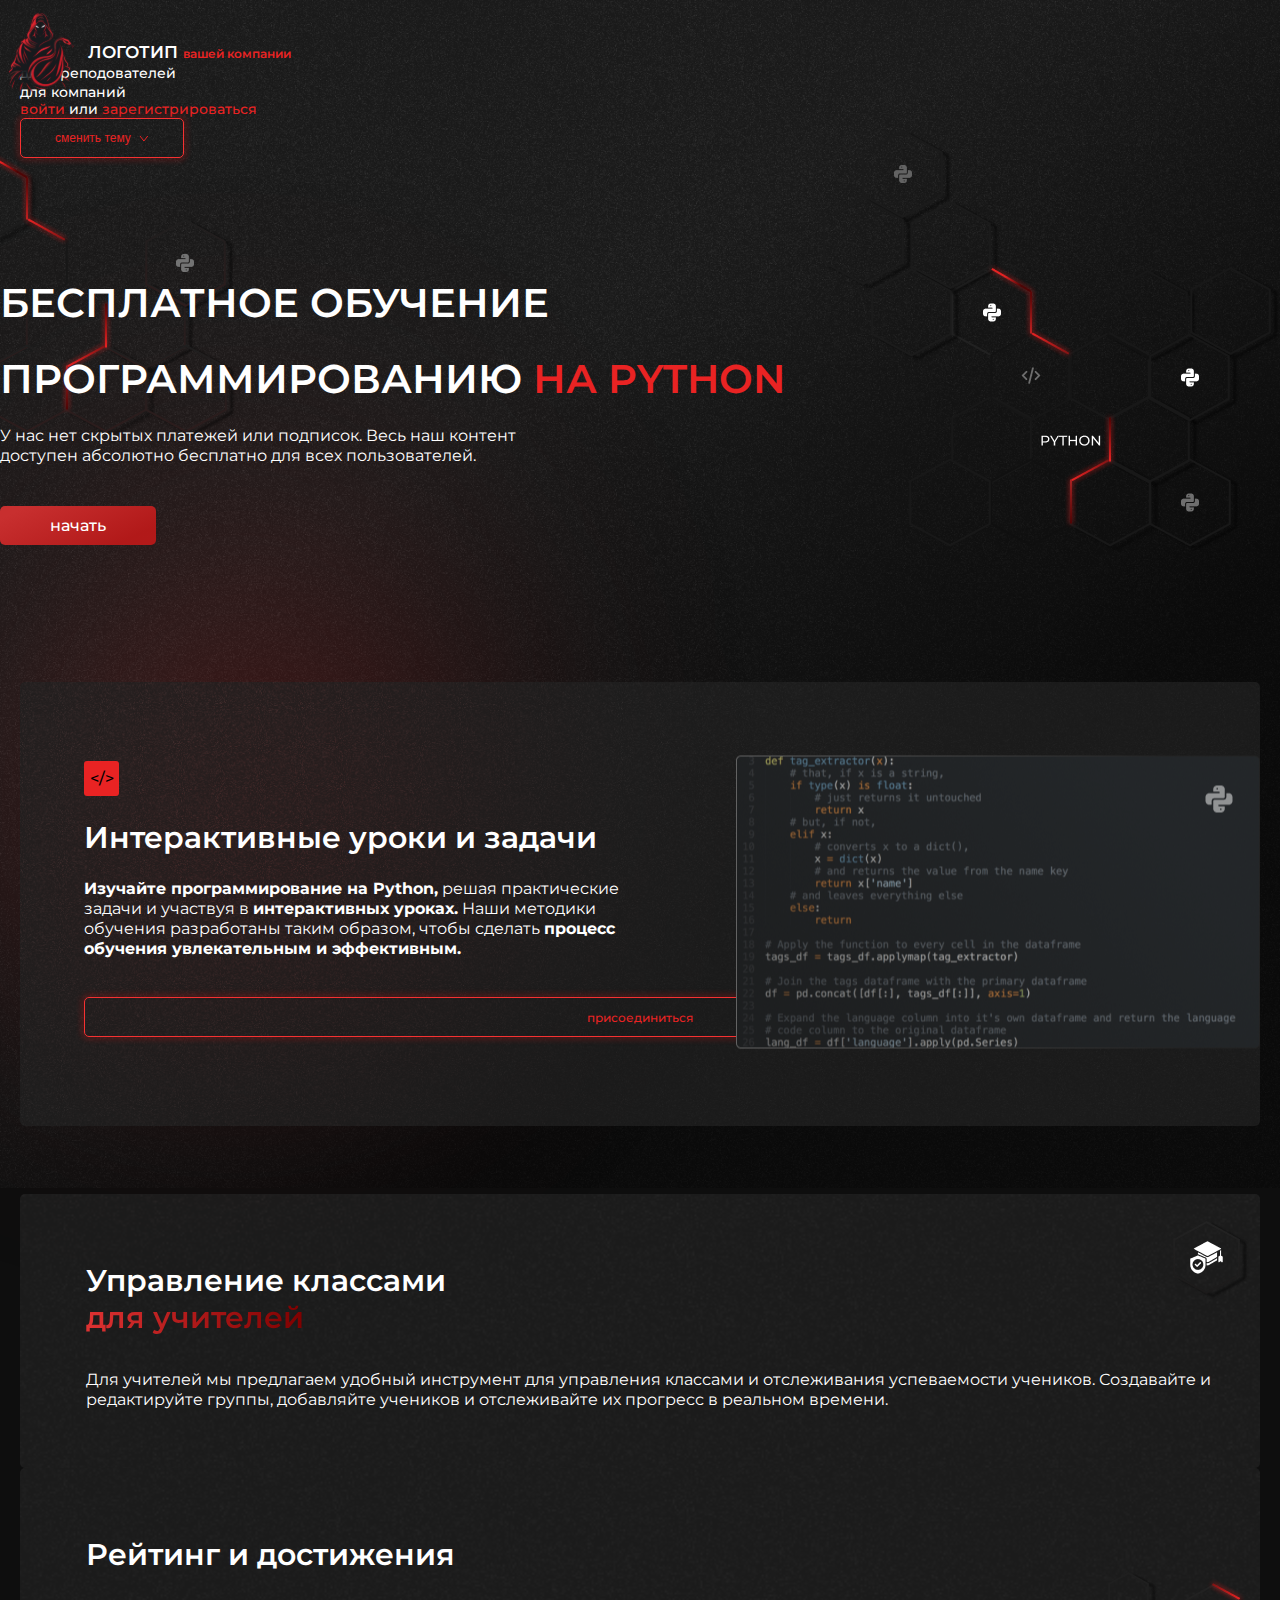
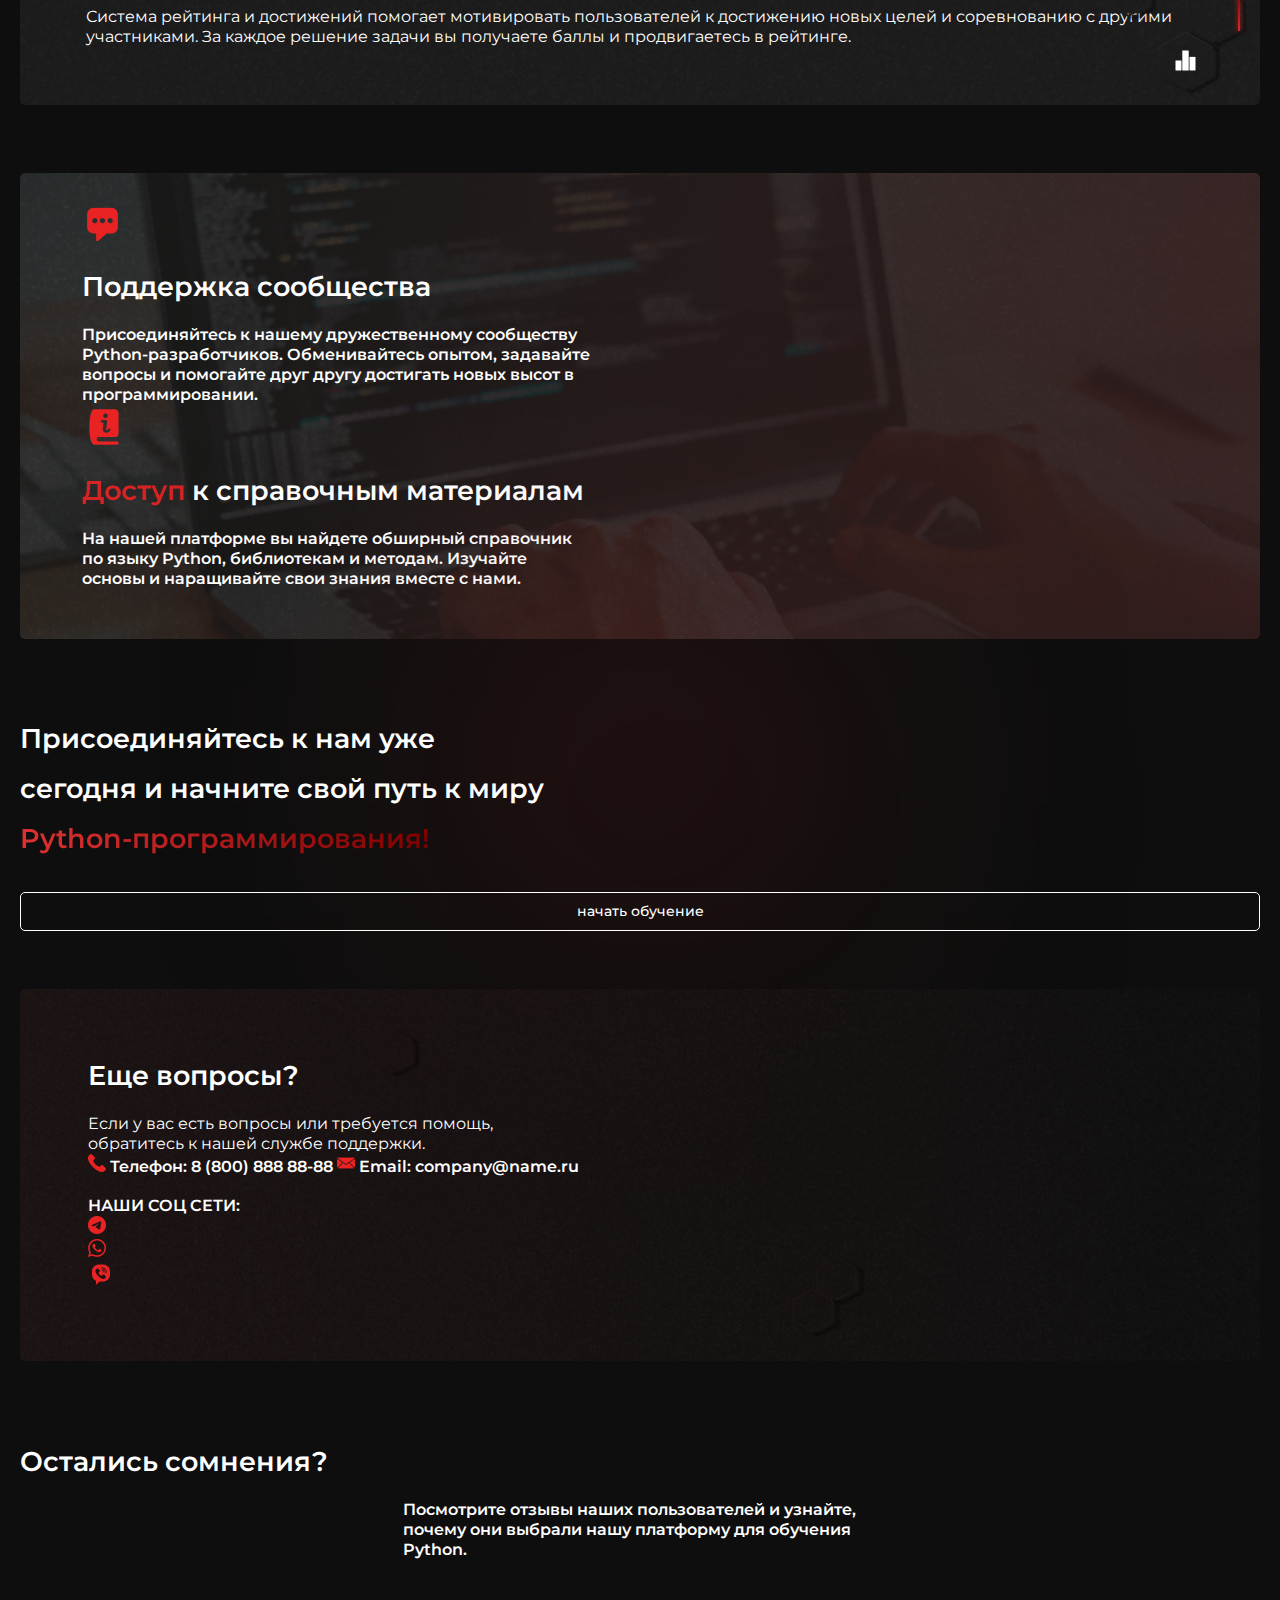
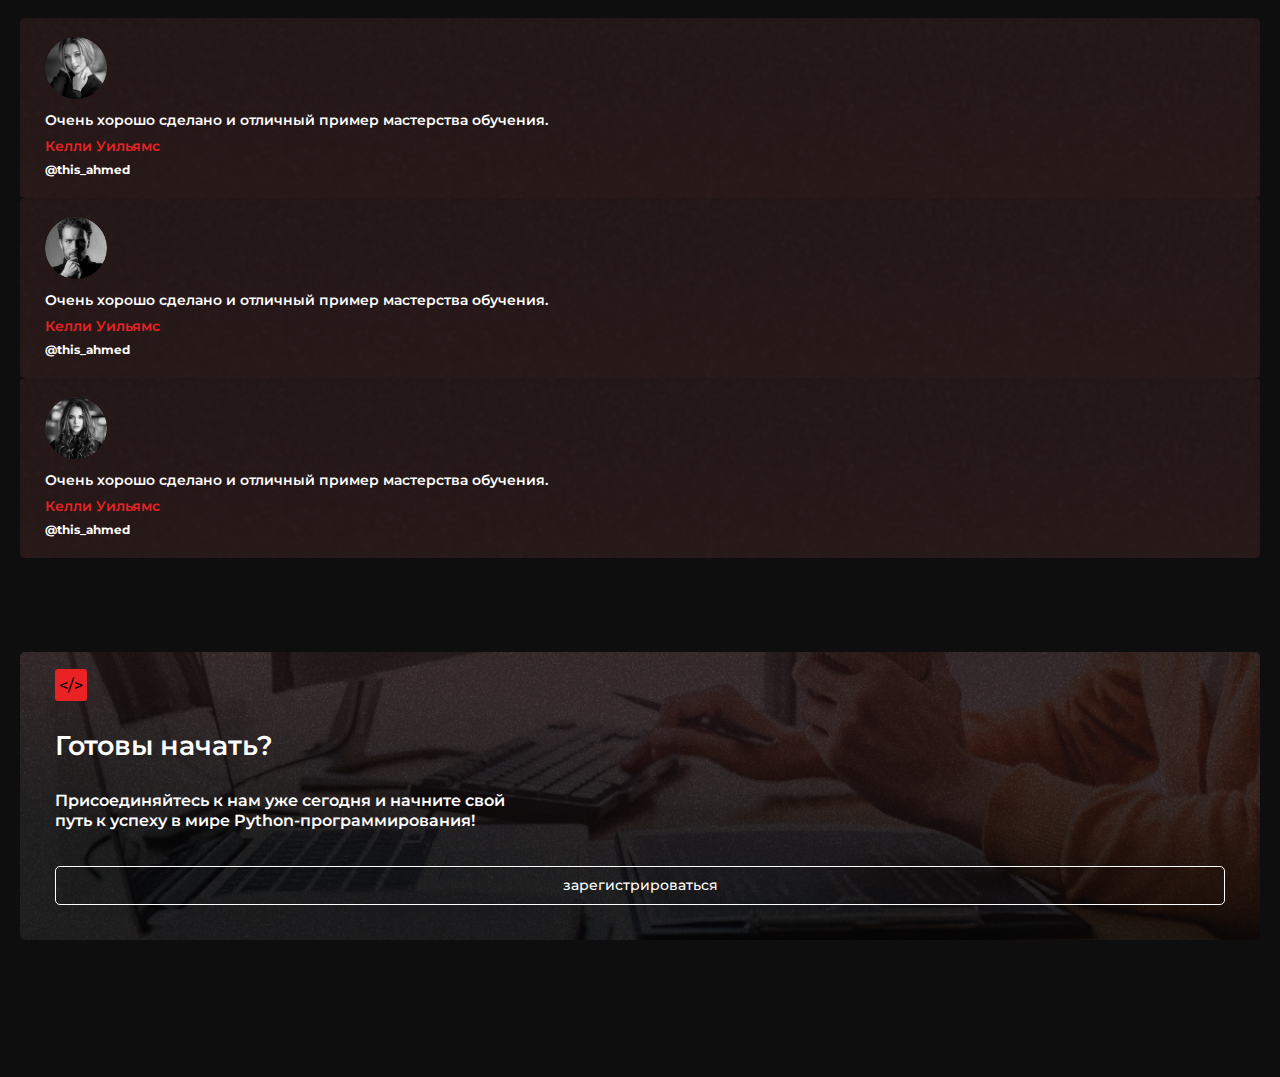
<file: index.html>
<!DOCTYPE html>
<html lang="en">
<head>
    <meta charset="UTF-8">
    <meta name="viewport" content="width=device-width, initial-scale=1.0">
    <link rel="shortcut icon" href="./images/header_logo_light.svg" type="image/x-icon">
    <title>Jquery embed</title>

    <!-- Bootstrap CSS -->
    <link rel="stylesheet" href="https://cdn.jsdelivr.net/npm/bootstrap@4.6.2/dist/css/bootstrap.min.css" integrity="sha384-xOolHFLEh07PJGoPkLv1IbcEPTNtaed2xpHsD9ESMhqIYd0nLMwNLD69Npy4HI+N" crossorigin="anonymous">

    <!-- Style CSS -->
    <link rel="stylesheet" href="./css/style.css">
</head>
<body>

    <div class="wrapper">

        <!-- Header -->
        <header class="header">
            <div class="main_container d-flex align-items-center justify-content-between">
                <div class="d-flex align-items-center header__block_left">
                    <a href="/" class="header__logo">
                        <img src="./images/header_logo.svg" alt="">
                        <img src="./images/header_logo_light.svg" alt="" class="light">
                        <span class="d-flex flex-column header__logo_text">
                            ЛОГОТИП
                            <span>вашей компании</span>
                        </span>
                    </a>
        
                    <ul class="d-flex align-items-center header__navs">
                        <li>
                            <a href="#">для преподователей</a>
                        </li>
                        <li>
                            <a href="#">для компаний</a>
                        </li>
                    </ul>
                </div>
    
                <div class="d-flex align-items-center header__block_right">
                    <div class="header__auth_link">
                        <a href="./login.html">войти</a> 
                        или
                        <a href="./registration.html">зарегистрироваться</a>
                    </div>
                    <div class="change_theme">
                        <button class="change_theme__btn btn_red">
                            <span>сменить тему</span>
                            <svg width="10" height="7" viewBox="0 0 10 7" fill="none" xmlns="http://www.w3.org/2000/svg">
                                <path d="M1.00004 1L4.89504 6L8.79004 1" stroke="#E92323"/>
                            </svg>
                        </button>
                        <ul>
                            <li>
                                <button>светлая</button>
                            </li>
                            <li>
                                <button class="active">тёмная</button>
                            </li>
                        </ul>
                    </div>
                </div>
            </div>
        </header>
        <!-- Header end -->
    
        <!-- Home -->
        <section class="home">
            <img src="./images/home_bg.png" alt="" class="home__bg">
            <div class="main_container">
                <div class="home__bg_circle"></div>
                <img src="./images/home_left_card.png" alt="" class="home__left_card">
                <img src="./images/home_left_card_light.png" alt="" class="home__left_card light">
                <img src="./images/home_right_card.png" alt="" class="home__right_card">
                <img src="./images/home_right_card_light.png" alt="" class="home__right_card light">
                <h1 class="home__title"><span class="light">Бесплатное обучение</span> программированию <span class="dark">на Python</span></h1>
                <p>У нас нет скрытых платежей или подписок. Весь наш контент доступен абсолютно бесплатно для всех пользователей.</p>
                <a href="#" class="btn_danger">начать</a>
            </div>
        </section>
        <!-- Home end -->

        <!-- Interactive lessons -->
        <section class="interactive">
            <div class="main_container">
                <div class="d-flex flex-column align-items-start interactive__block">
                    <span class="interactive__icon">
                        &lt;/&gt;
                    </span>
                    <h2 class="main_title interactive__title">Интерактивные уроки и задачи</h2>
                    <p class="main_description interactive__description"><span>Изучайте программирование на Python,</span> решая практические задачи и участвуя в <span>интерактивных уроках.</span> Наши методики обучения разработаны таким образом, чтобы сделать <span>процесс обучения увлекательным и эффективным.</span></p>
                    <a href="#" class="btn_red">присоединиться</a>
                    <div class="interactive__card">
                        <img src="./images/interactive_card.png" alt="">
                        <img src="./images/interactive_card_icon.png" alt="" class="icon">
                    </div>
                </div>
                <div class="d-flex align-items-stretch interactive__bottom_card">
                    <div class="interactive__bottom_card__item">
                        <img src="./images/interactive_bottom_card_1.png" alt="">
                        <img src="./images/interactive_bottom_card_1_light.png" alt="" class="light">
                        <h2 class="main_title">Управление классами <br> <span>для учителей</span></h2>
                        <p class="main_description">Для учителей мы предлагаем удобный инструмент для управления классами и отслеживания успеваемости учеников. Создавайте и редактируйте группы, добавляйте учеников и отслеживайте их прогресс в реальном времени.</p>
                    </div>
                    <div class="interactive__bottom_card__item">
                        <img src="./images/interactive_bottom_card_2.png" alt="">
                        <img src="./images/interactive_bottom_card_2_light.png" alt="" class="light">
                        <h2 class="main_title">Рейтинг и достижения</h2>
                        <p class="main_description">Система рейтинга и достижений помогает мотивировать пользователей к достижению новых целей и соревнованию с другими участниками. За каждое решение задачи вы получаете баллы и продвигаетесь в рейтинге.</p>
                    </div>
                </div>
            </div>
        </section>
        <!-- Interactive lessons end -->

        <!-- Community support -->
        <section class="community_support">
            <div class="main_container">
                <div class="d-flex align-items-stretch justify-content-between community_support__block">
                    <div class="community_support__block_item">
                        <img src="./images/community_support_card_icon_1.png" alt="">
                        <img src="./images/community_support_card_icon_1_light.png" alt="" class="light">
                        <h2 class="sec_title">Поддержка сообщества</h2>
                        <p class="main_description">Присоединяйтесь к нашему дружественному сообществу Python-разработчиков. Обменивайтесь опытом, задавайте вопросы и помогайте друг другу достигать новых высот в программировании.</p>
                    </div>
                    <div class="d-flex flex-column justify-content-end align-items-end community_support__block_item">
                        <img src="./images/community_support_card_icon_2.png" alt="">
                        <img src="./images/community_support_card_icon_2_light.png" alt="" class="light">
                        <h2 class="sec_title"><span>Доступ</span> к справочным материалам</h2>
                        <p class="main_description">На нашей платформе вы найдете обширный справочник по языку Python, библиотекам и методам. Изучайте основы и наращивайте свои знания вместе с нами.</p>
                    </div>
                </div>
            </div>
        </section>
        <!-- Community support end -->

        <!-- Join us -->
        <section class="join_us">
            <div class="main_container">
                <div class="join_us__bg"></div>
                <div class="d-flex flex-column align-items-center">
                    <h2 class="text-center sec_title join_us__title">
                        Присоединяйтесь к нам уже <br> сегодня и начните свой путь к миру <br> <span>Python-программирования!</span>
                    </h2>
                    <a href="#" class="btn_white">начать обучение</a>
                </div>
                <div class="d-flex align-items-center justify-content-between join_us__card">
                    <div class="join_us__card_left">
                        <h3 class="sec_title">Еще вопросы?</h3>
                        <p class="main_description">Если у вас есть вопросы или требуется помощь, <br> обратитесь к нашей службе поддержки.</p>
                        <img src="./images/join_us_card_left_bg.png" alt="">
                        <img src="./images/join_us_card_left_bg_light.png" alt="" class="light">
                    </div>
                    <div class="join_us__card_right">
                        <img src="./images/join_us_card_right_bg.png" alt="" class="join_us__card_right__bg">
                        <img src="./images/join_us_card_right_bg_light.png" alt="" class="join_us__card_right__bg light">
                        <a href="#" class="d-flex align-items-center join_us__card_link">
                            <img src="./images/phone_icon.png" alt="">
                            <img src="./images/phone_icon_light.png" alt="" class="light">
                            <span>Телефон: 8 (800) 888 88-88</span>
                        </a>
                        <a href="#" class="d-flex align-items-center join_us__card_link">
                            <img src="./images/email_icon.png" alt="">
                            <img src="./images/email_icon_light.png" alt="" class="light">
                            <span>Email: company@name.ru</span>
                        </a>
                        <ul class="d-flex align-items-center networks">
                            <li>Наши соц сети:</li>
                            <li>
                                <a href="#">
                                    <img src="./images/telegram.png" alt="">
                                    <img src="./images/telegram_light.png" alt="" class="light">
                                </a>
                            </li>
                            <li>
                                <a href="#">
                                    <img src="./images/whatsapp.png" alt="">
                                    <img src="./images/whatsapp_light.png" alt="" class="light">
                                </a>
                            </li>
                            <li>
                                <a href="#">
                                    <img src="./images/wiber.png" alt="">
                                    <img src="./images/wiber_light.png" alt="" class="light">
                                </a>
                            </li>
                        </ul>
                    </div>
                </div>
            </div>
        </section>
        <!-- Join us end -->

        <!-- Doubts -->
        <section class="doubts">
            <div class="main_container">
                <h2 class="text-center sec_title doubts__title">Остались сомнения?</h2>
                <p class="text-center main_description doubts__description"><span>Посмотрите отзывы</span> наших пользователей и узнайте, почему они выбрали <span>нашу платформу</span> для обучения Python.</p>
                <ul class="d-flex justify-content-between align-items-stretch doubts__card">
                    <li class="text-center doubts__card_item">
                        <img src="./images/user_1.png" alt="">
                        <p>Очень хорошо сделано и отличный пример мастерства обучения.</p>
                        <h3 class="name">Келли Уильямс</h3>
                        <h4 class="user_name">@this_ahmed</h4>
                    </li>
                    <li class="text-center doubts__card_item">
                        <img src="./images/user_2.png" alt="">
                        <p>Очень хорошо сделано и отличный пример мастерства обучения.</p>
                        <h3 class="name">Келли Уильямс</h3>
                        <h4 class="user_name">@this_ahmed</h4>
                    </li>
                    <li class="text-center doubts__card_item">
                        <img src="./images/user_3.png" alt="">
                        <p>Очень хорошо сделано и отличный пример мастерства обучения.</p>
                        <h3 class="name">Келли Уильямс</h3>
                        <h4 class="user_name">@this_ahmed</h4>
                    </li>
                </ul>
            </div>
        </section>
        <!-- Doubts end -->

        <!-- Ready -->
        <section class="ready">
            <div class="main_container">
                <div class="d-flex flex-column align-items-center ready__card">
                    <span class="ready__icon">&lt;/&gt;</span>
                    <h2 class="sec_title ready__title">Готовы начать?</h2>
                    <p class="main_description ready__description"><span>Присоединяйтесь</span> к нам уже сегодня и начните свой <br> путь к успеху в мире <span>Python-программирования!</span></p>
                    <a href="#" class="btn_white">зарегистрироваться</a>
                </div>
            </div>
        </section>
        <!-- Ready end -->

    </div>
    

    <!-- Jquery JS -->
    <script src="https://code.jquery.com/jquery-3.6.1.min.js" integrity="sha256-o88AwQnZB+VDvE9tvIXrMQaPlFFSUTR+nldQm1LuPXQ=" crossorigin="anonymous"></script>
    <!-- Bootstrap JS -->
    <script src="https://cdn.jsdelivr.net/npm/bootstrap@4.6.2/dist/js/bootstrap.bundle.min.js" integrity="sha384-Fy6S3B9q64WdZWQUiU+q4/2Lc9npb8tCaSX9FK7E8HnRr0Jz8D6OP9dO5Vg3Q9ct" crossorigin="anonymous"></script>

    <!-- Main JS -->
    <script src="./js/main.js"></script>
</body>
</html>
</file>
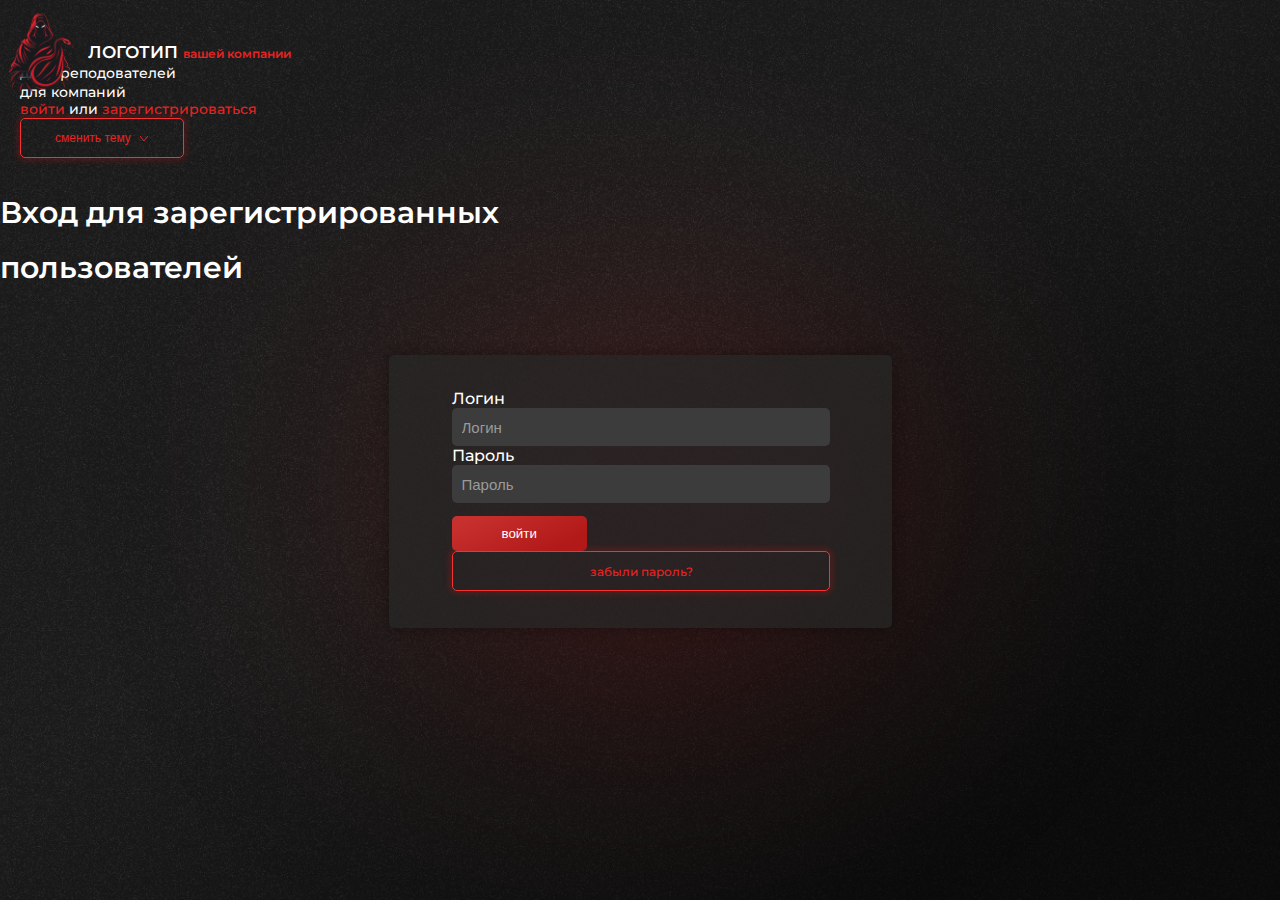
<file: login.html>
<!DOCTYPE html>
<html lang="en">
<head>
    <meta charset="UTF-8">
    <meta name="viewport" content="width=device-width, initial-scale=1.0">
    <link rel="shortcut icon" href="./images/header_logo.svg" type="image/x-icon">
    <title>Jquery embed</title>

    <!-- Bootstrap CSS -->
    <link rel="stylesheet" href="https://cdn.jsdelivr.net/npm/bootstrap@4.6.2/dist/css/bootstrap.min.css" integrity="sha384-xOolHFLEh07PJGoPkLv1IbcEPTNtaed2xpHsD9ESMhqIYd0nLMwNLD69Npy4HI+N" crossorigin="anonymous">

    <!-- Style CSS -->
    <link rel="stylesheet" href="./css/style.css">
</head>
<body>

    <div class="wrapper">

        <!-- Header -->
        <header class="header">
            <div class="main_container d-flex align-items-center justify-content-between">
                <div class="d-flex align-items-center header__block_left">
                    <a href="/" class="header__logo">
                        <img src="./images/header_logo.svg" alt="">
                        <img src="./images/header_logo_light.svg" alt="" class="light">
                        <span class="d-flex flex-column header__logo_text">
                            ЛОГОТИП
                            <span>вашей компании</span>
                        </span>
                    </a>

                    <ul class="d-flex align-items-center header__navs">
                        <li>
                            <a href="#">для преподователей</a>
                        </li>
                        <li>
                            <a href="#">для компаний</a>
                        </li>
                    </ul>
                </div>

                <div class="d-flex align-items-center header__block_right">
                    <div class="header__auth_link">
                        <a href="./login.html">войти</a> 
                        или
                        <a href="./registration.html">зарегистрироваться</a>
                    </div>
                    <div class="change_theme">
                        <button class="change_theme__btn btn_red">
                            <span>сменить тему</span>
                            <svg width="10" height="7" viewBox="0 0 10 7" fill="none" xmlns="http://www.w3.org/2000/svg">
                                <path d="M1.00004 1L4.89504 6L8.79004 1" stroke="#E92323"/>
                            </svg>
                        </button>
                        <ul>
                            <li>
                                <button>светлая</button>
                            </li>
                            <li>
                                <button class="active">тёмная</button>
                            </li>
                        </ul>
                    </div>
                </div>
            </div>
        </header>
        <!-- Header end -->
    
        <!-- Login -->
        <section class="login">
            <div class="main_container">
                <div class="login__bg"></div>
                <h2 class="text-center main_title login__title">Вход для зарегистрированных <br> пользователей</h2>
                <form action="" class="d-flex flex-column login__form">
                    <div class="d-flex flex-column align-items-start form_group">
                        <label for="">Логин</label>
                        <input type="text" class="main_input login__form_right" placeholder="Логин">
                    </div>
                    <div class="d-flex flex-column align-items-start form_group">
                        <label for="">Пароль</label>
                        <input type="password" class="main_input login__form_right" placeholder="Пароль">
                    </div>
                    <div class="d-flex align-items-center justify-content-start form_submit">
                        <button type="submit" class="btn_danger">войти</button>
                        <a href="#" class="btn_red">забыли пароль?</a>
                    </div>
                </form>
            </div>
        </section>
        <!-- Login end -->

    </div>
    

    <!-- Jquery JS -->
    <script src="https://code.jquery.com/jquery-3.6.1.min.js" integrity="sha256-o88AwQnZB+VDvE9tvIXrMQaPlFFSUTR+nldQm1LuPXQ=" crossorigin="anonymous"></script>
    <!-- Bootstrap JS -->
    <script src="https://cdn.jsdelivr.net/npm/bootstrap@4.6.2/dist/js/bootstrap.bundle.min.js" integrity="sha384-Fy6S3B9q64WdZWQUiU+q4/2Lc9npb8tCaSX9FK7E8HnRr0Jz8D6OP9dO5Vg3Q9ct" crossorigin="anonymous"></script>

    <!-- Main JS -->
    <script src="./js/main.js"></script>
</body>
</html>
</file>
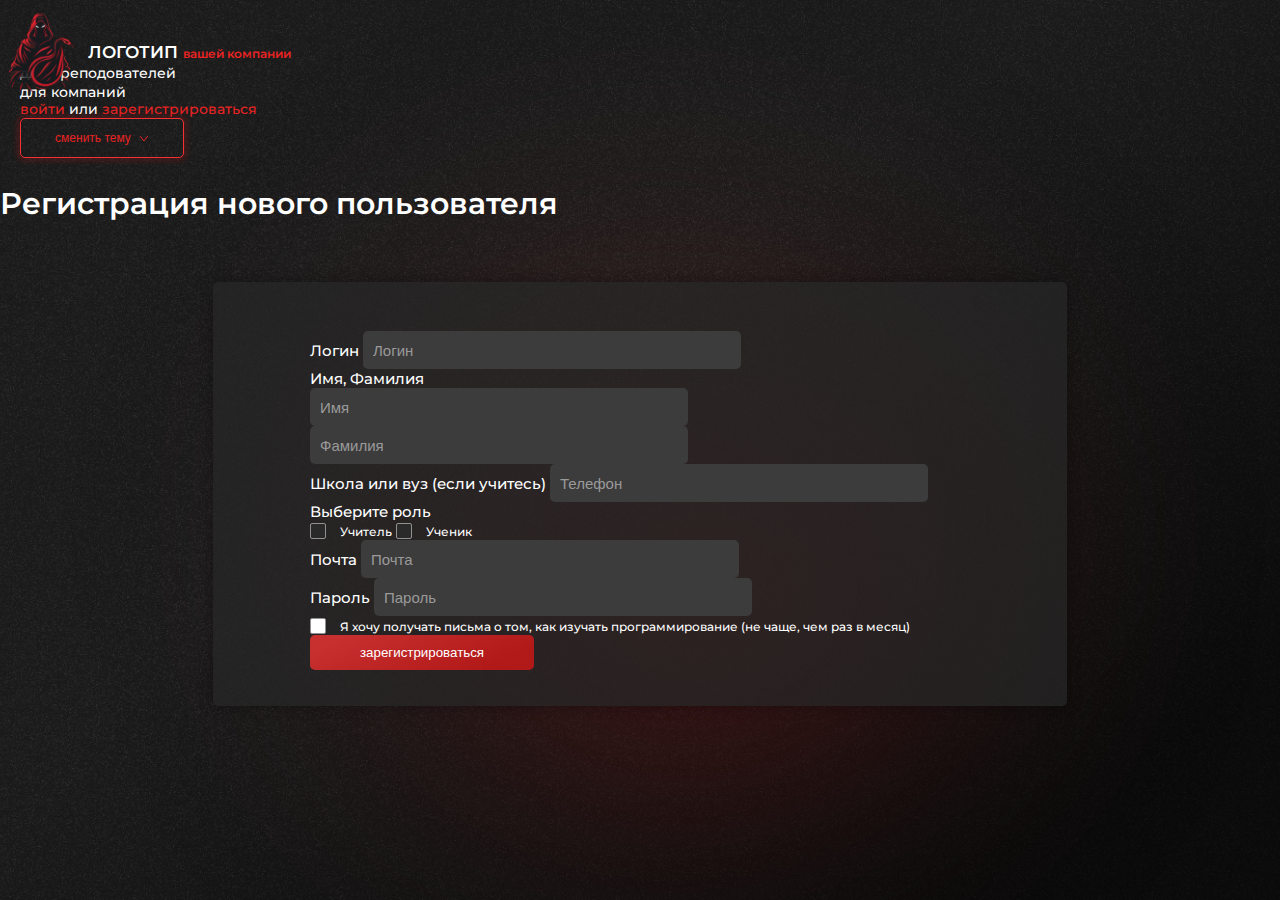
<file: registration.html>
<!DOCTYPE html>
<html lang="en">
<head>
    <meta charset="UTF-8">
    <meta name="viewport" content="width=device-width, initial-scale=1.0">
    <link rel="shortcut icon" href="./images/header_logo.svg" type="image/x-icon">
    <title>Jquery embed</title>

    <!-- Bootstrap CSS -->
    <link rel="stylesheet" href="https://cdn.jsdelivr.net/npm/bootstrap@4.6.2/dist/css/bootstrap.min.css" integrity="sha384-xOolHFLEh07PJGoPkLv1IbcEPTNtaed2xpHsD9ESMhqIYd0nLMwNLD69Npy4HI+N" crossorigin="anonymous">

    <!-- Style CSS -->
    <link rel="stylesheet" href="./css/style.css">
</head>
<body>

    <div class="wrapper">

        <!-- Header -->
        <header class="header">
            <div class="main_container d-flex align-items-center justify-content-between">
                <div class="d-flex align-items-center header__block_left">
                    <a href="/" class="header__logo">
                        <img src="./images/header_logo.svg" alt="">
                        <img src="./images/header_logo_light.svg" alt="" class="light">
                        <span class="d-flex flex-column header__logo_text">
                            ЛОГОТИП
                            <span>вашей компании</span>
                        </span>
                    </a>

                    <ul class="d-flex align-items-center header__navs">
                        <li>
                            <a href="#">для преподователей</a>
                        </li>
                        <li>
                            <a href="#">для компаний</a>
                        </li>
                    </ul>
                </div>

                <div class="d-flex align-items-center header__block_right">
                    <div class="header__auth_link">
                        <a href="./login.html">войти</a> 
                        или
                        <a href="./registration.html">зарегистрироваться</a>
                    </div>
                    <div class="change_theme">
                        <button class="change_theme__btn btn_red">
                            <span>сменить тему</span>
                            <svg width="10" height="7" viewBox="0 0 10 7" fill="none" xmlns="http://www.w3.org/2000/svg">
                                <path d="M1.00004 1L4.89504 6L8.79004 1" stroke="#E92323"/>
                            </svg>
                        </button>
                        <ul>
                            <li>
                                <button>светлая</button>
                            </li>
                            <li>
                                <button class="active">тёмная</button>
                            </li>
                        </ul>
                    </div>
                </div>
            </div>
        </header>
        <!-- Header end -->
    
        <!-- Register -->
        <section class="register">
            <div class="main_container">
                <div class="register__bg"></div>
                <h2 class="text-center main_title register__title">Регистрация нового пользователя</h2>
                <form action="" class="d-flex flex-column register__form">
                    <div class="d-flex align-items-center justify-content-between form_group">
                        <label for="">Логин</label>
                        <input type="text" class="main_input register__form_right" placeholder="Логин">
                    </div>
                    <div class="d-flex align-items-center justify-content-between form_group">
                        <label for="">Имя, Фамилия</label>
                        <div class="d-flex align-items-center justify-content-between register__form_right">
                            <input type="text" class="main_input" placeholder="Имя">
                            <input type="text" class="main_input" placeholder="Фамилия">
                        </div>
                    </div>
                    <div class="d-flex align-items-center justify-content-between form_group">
                        <label for="">Школа или вуз (если учитесь)</label>
                        <input type="tel" class="main_input register__form_right" placeholder="Телефон">
                    </div>
                    <div class="d-flex align-items-center justify-content-between form_group">
                        <label for="">Выберите роль</label>
                        <div class="d-flex align-items-center register__form_right radio_wrap">
                            <label for="main_checkbox_1" class="d-flex align-items-center main_checkbox">
                                <input type="radio" name="role" id="main_checkbox_1">
                                <span>Учитель</span>
                            </label>
                            <label for="main_checkbox_2" class="d-flex align-items-center main_checkbox">
                                <input type="radio" name="role" id="main_checkbox_2">
                                <span>Ученик</span>
                            </label>
                        </div>
                    </div>
                    <div class="d-flex align-items-center justify-content-between form_group">
                        <label for="">Почта</label>
                        <input type="email" class="main_input register__form_right" placeholder="Почта">
                    </div>
                    <div class="d-flex align-items-center justify-content-between form_group">
                        <label for="">Пароль</label>
                        <input type="password" class="main_input register__form_right" placeholder="Пароль">
                    </div>
                    <label for="main_checkbox_3" class="main_checkbox bottom_checkbox">
                        <input type="checkbox" name="" id="main_checkbox_3">
                        <span>Я хочу получать письма о том, как изучать программирование (не чаще, чем раз в месяц)</span>
                    </label>
                    <div class="d-flex align-items-center justify-content-center form_submit">
                        <button type="submit" class="btn_danger">зарегистрироваться</button>
                    </div>
                </form>
            </div>
        </section>
        <!-- Register end -->

    </div>
    

    <!-- Jquery JS -->
    <script src="https://code.jquery.com/jquery-3.6.1.min.js" integrity="sha256-o88AwQnZB+VDvE9tvIXrMQaPlFFSUTR+nldQm1LuPXQ=" crossorigin="anonymous"></script>
    <!-- Bootstrap JS -->
    <script src="https://cdn.jsdelivr.net/npm/bootstrap@4.6.2/dist/js/bootstrap.bundle.min.js" integrity="sha384-Fy6S3B9q64WdZWQUiU+q4/2Lc9npb8tCaSX9FK7E8HnRr0Jz8D6OP9dO5Vg3Q9ct" crossorigin="anonymous"></script>

    <!-- Main JS -->
    <script src="./js/main.js"></script>
</body>
</html>
</file>
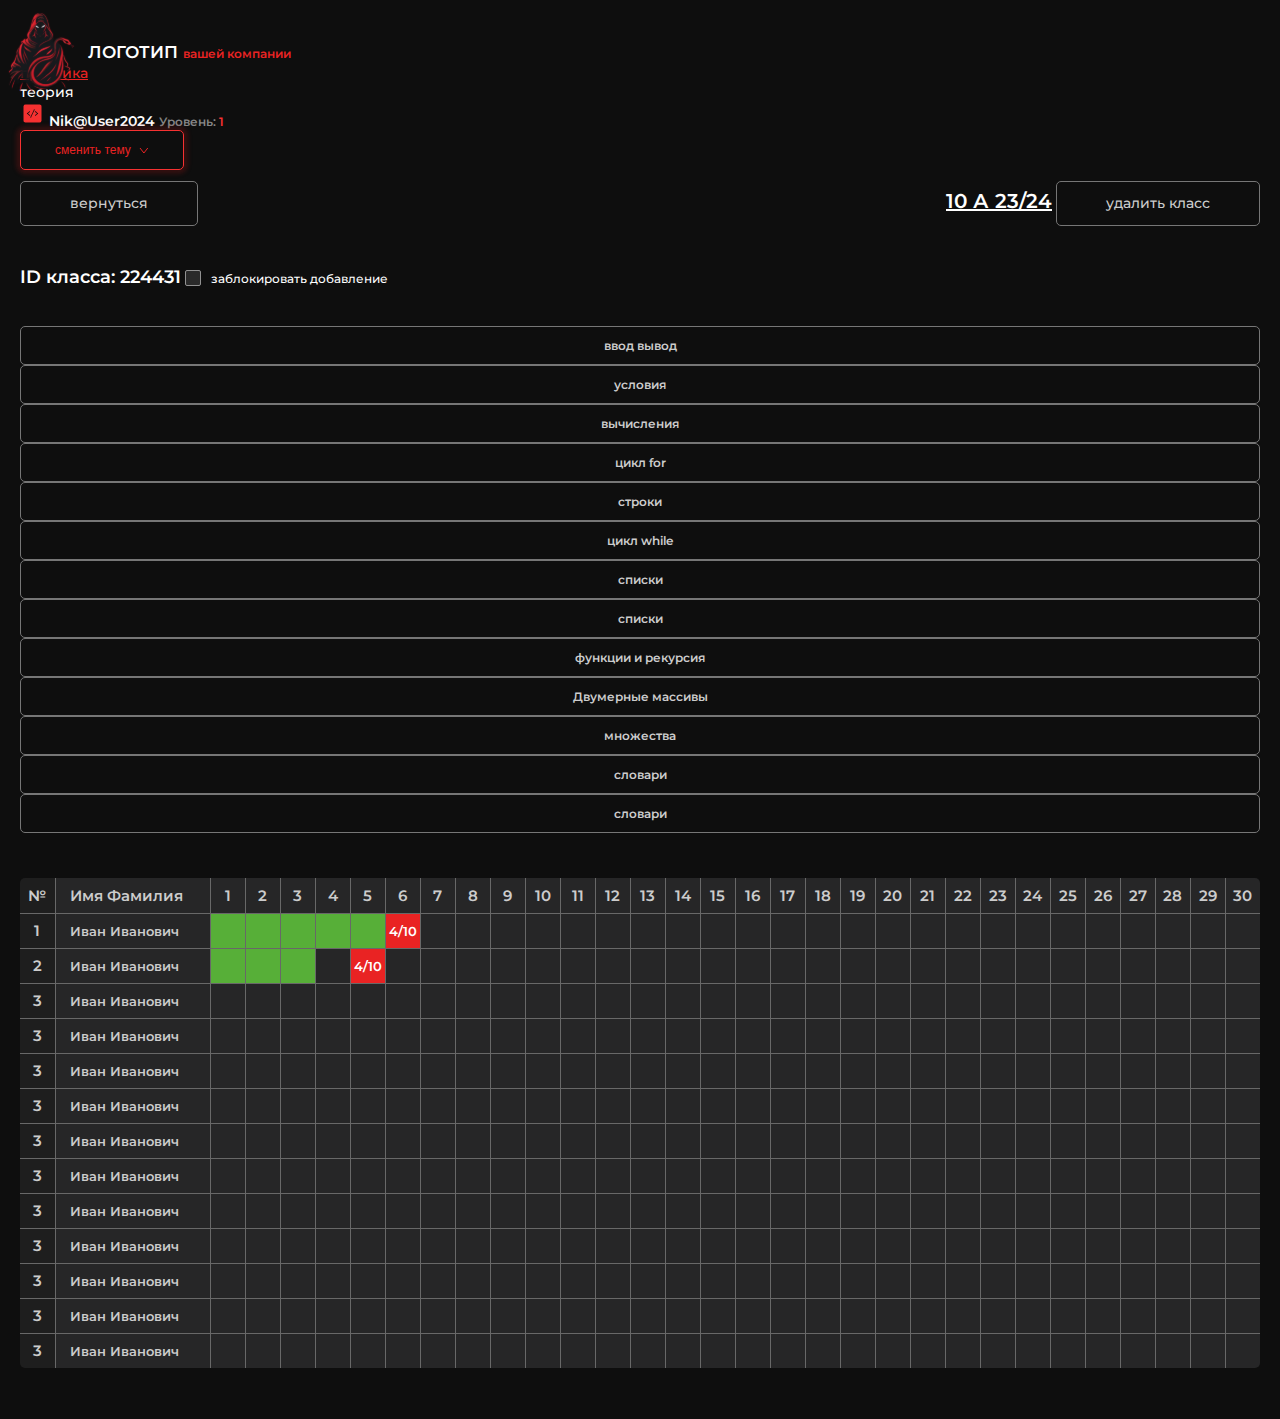
<file: teacher-office.html>
<!DOCTYPE html>
<html lang="en">
<head>
    <meta charset="UTF-8">
    <meta name="viewport" content="width=device-width, initial-scale=1.0">
    <link rel="shortcut icon" href="./images/header_logo.svg" type="image/x-icon">
    <title>Jquery embed</title>

    <!-- Bootstrap CSS -->
    <link rel="stylesheet" href="https://cdn.jsdelivr.net/npm/bootstrap@4.6.2/dist/css/bootstrap.min.css" integrity="sha384-xOolHFLEh07PJGoPkLv1IbcEPTNtaed2xpHsD9ESMhqIYd0nLMwNLD69Npy4HI+N" crossorigin="anonymous">

    <!-- Style CSS -->
    <link rel="stylesheet" href="./css/style.css">
</head>
<body>

    <div class="wrapper">

        <!-- Header -->
        <header class="header">
            <div class="main_container d-flex align-items-center justify-content-between">
                <div class="d-flex align-items-center header__block_left">
                    <a href="/" class="header__logo">
                        <img src="./images/header_logo.svg" alt="">
                        <img src="./images/header_logo_light.svg" alt="" class="light">
                        <span class="d-flex flex-column header__logo_text">
                            ЛОГОТИП
                            <span>вашей компании</span>
                        </span>
                    </a>

                    <ul class="d-flex align-items-center header__navs">
                        <li>
                            <a href="#" class="active">практика</a>
                        </li>
                        <li>
                            <a href="#">теория</a>
                        </li>
                    </ul>
                </div>

                <div class="d-flex align-items-center header__block_right">
                    <div class="d-flex align-items-center header__account">
                        <a href="#" class="d-flex align-items-center">
                            <img src="./images/code_icon.png" alt="">
                            <img src="./images/code_icon_light.png" alt="" class="light">
                            <span>Nik@User2024</span>
                        </a>
                        <span class="d-flex align-items-center dagree">
                            Уровень:
                            <span>1</span>
                        </span>
                    </div>
                    <!-- <div class="header__auth_link">
                        <a href="./login.html">войти</a> 
                        или
                        <a href="./registration.html">зарегистрироваться</a>
                    </div> -->
                    <div class="change_theme">
                        <button class="change_theme__btn btn_red">
                            <span>сменить тему</span>
                            <svg width="10" height="7" viewBox="0 0 10 7" fill="none" xmlns="http://www.w3.org/2000/svg">
                                <path d="M1.00004 1L4.89504 6L8.79004 1" stroke="#E92323"/>
                            </svg>
                        </button>
                        <ul>
                            <li>
                                <button>светлая</button>
                            </li>
                            <li>
                                <button class="active">тёмная</button>
                            </li>
                        </ul>
                    </div>
                </div>
            </div>
        </header>
        <!-- Header end -->
        
        <!-- Teacher office -->
        <section class="teacher_office">
            <div class="main_container">

                <div class="teacher_office__head">
                    <div class="teacher_office__head_left">
                        <a href="#" class="btn_white">вернуться</a>
                        <div class="d-flex align-items-center class_data">
                            <a href="#" class="class_id">ID класса: 224431</a>
                            <label for="main_checkbox_1" class="main_checkbox">
                                <span>заблокировать добавление</span>
                                <input type="checkbox" id="main_checkbox_1">
                            </label>
                        </div>
                    </div>
                    <div class="d-flex flex-column align-items-end teacher_office__head_right">
                        <a href="#" class="class_name">10 А 23/24</a>
                        <a href="#" class="btn_white">удалить класс</a>
                    </div>
                </div>

                <ul class="d-flex align-items-center justify-content-between teacher_office__links">
                    <li>
                        <a href="#" class="btn_white">ввод вывод</a>
                    </li>
                    <li>
                        <a href="#" class="btn_white">условия</a>
                    </li>
                    <li>
                        <a href="#" class="btn_white">вычисления</a>
                    </li>
                    <li>
                        <a href="#" class="btn_white">цикл for</a>
                    </li>
                    <li>
                        <a href="#" class="btn_white">строки</a>
                    </li>
                    <li>
                        <a href="#" class="btn_white">цикл while</a>
                    </li>
                    <li>
                        <a href="#" class="btn_white">списки</a>
                    </li>
                    <li>
                        <a href="#" class="btn_white">списки</a>
                    </li>
                    <li>
                        <a href="#" class="btn_white">функции и рекурсия</a>
                    </li>
                    <li>
                        <a href="#" class="btn_white">Двумерные массивы</a>
                    </li>
                    <li>
                        <a href="#" class="btn_white">множества</a>
                    </li>
                    <li>
                        <a href="#" class="btn_white">словари</a>
                    </li>
                    <li>
                        <a href="#" class="btn_white">словари</a>
                    </li>
                </ul>

                <div class="teacher_office__table">
                    <table>
                        <thead>
                            <tr>
                                <td>№</td>
                                <td>Имя Фамилия</td>
                                <td>1</td>
                                <td>2</td>
                                <td>3</td>
                                <td>4</td>
                                <td>5</td>
                                <td>6</td>
                                <td>7</td>
                                <td>8</td>
                                <td>9</td>
                                <td>10</td>
                                <td>11</td>
                                <td>12</td>
                                <td>13</td>
                                <td>14</td>
                                <td>15</td>
                                <td>16</td>
                                <td>17</td>
                                <td>18</td>
                                <td>19</td>
                                <td>20</td>
                                <td>21</td>
                                <td>22</td>
                                <td>23</td>
                                <td>24</td>
                                <td>25</td>
                                <td>26</td>
                                <td>27</td>
                                <td>28</td>
                                <td>29</td>
                                <td>30</td>
                            </tr>
                        </thead>
                        <tbody>
                            <tr>
                                <td>1</td>
                                <td>Иван Иванович</td>
                                <td class="ended"></td>
                                <td class="ended"></td>
                                <td class="ended"></td>
                                <td class="ended"></td>
                                <td class="ended"></td>
                                <td class="active">4/10</td>
                                <td></td>
                                <td></td>
                                <td></td>
                                <td></td>
                                <td></td>
                                <td></td>
                                <td></td>
                                <td></td>
                                <td></td>
                                <td></td>
                                <td></td>
                                <td></td>
                                <td></td>
                                <td></td>
                                <td></td>
                                <td></td>
                                <td></td>
                                <td></td>
                                <td></td>
                                <td></td>
                                <td></td>
                                <td></td>
                                <td></td>
                                <td></td>
                            </tr>
                            <tr>
                                <td>2</td>
                                <td>Иван Иванович</td>
                                <td class="ended"></td>
                                <td class="ended"></td>
                                <td class="ended"></td>
                                <td></td>
                                <td class="active">4/10</td>
                                <td></td>
                                <td></td>
                                <td></td>
                                <td></td>
                                <td></td>
                                <td></td>
                                <td></td>
                                <td></td>
                                <td></td>
                                <td></td>
                                <td></td>
                                <td></td>
                                <td></td>
                                <td></td>
                                <td></td>
                                <td></td>
                                <td></td>
                                <td></td>
                                <td></td>
                                <td></td>
                                <td></td>
                                <td></td>
                                <td></td>
                                <td></td>
                                <td></td>
                            </tr>
                            <tr>
                                <td>3</td>
                                <td>Иван Иванович</td>
                                <td></td>
                                <td></td>
                                <td></td>
                                <td></td>
                                <td></td>
                                <td></td>
                                <td></td>
                                <td></td>
                                <td></td>
                                <td></td>
                                <td></td>
                                <td></td>
                                <td></td>
                                <td></td>
                                <td></td>
                                <td></td>
                                <td></td>
                                <td></td>
                                <td></td>
                                <td></td>
                                <td></td>
                                <td></td>
                                <td></td>
                                <td></td>
                                <td></td>
                                <td></td>
                                <td></td>
                                <td></td>
                                <td></td>
                                <td></td>
                            </tr>
                            <tr>
                                <td>3</td>
                                <td>Иван Иванович</td>
                                <td></td>
                                <td></td>
                                <td></td>
                                <td></td>
                                <td></td>
                                <td></td>
                                <td></td>
                                <td></td>
                                <td></td>
                                <td></td>
                                <td></td>
                                <td></td>
                                <td></td>
                                <td></td>
                                <td></td>
                                <td></td>
                                <td></td>
                                <td></td>
                                <td></td>
                                <td></td>
                                <td></td>
                                <td></td>
                                <td></td>
                                <td></td>
                                <td></td>
                                <td></td>
                                <td></td>
                                <td></td>
                                <td></td>
                                <td></td>
                            </tr>
                            <tr>
                                <td>3</td>
                                <td>Иван Иванович</td>
                                <td></td>
                                <td></td>
                                <td></td>
                                <td></td>
                                <td></td>
                                <td></td>
                                <td></td>
                                <td></td>
                                <td></td>
                                <td></td>
                                <td></td>
                                <td></td>
                                <td></td>
                                <td></td>
                                <td></td>
                                <td></td>
                                <td></td>
                                <td></td>
                                <td></td>
                                <td></td>
                                <td></td>
                                <td></td>
                                <td></td>
                                <td></td>
                                <td></td>
                                <td></td>
                                <td></td>
                                <td></td>
                                <td></td>
                                <td></td>
                            </tr>
                            <tr>
                                <td>3</td>
                                <td>Иван Иванович</td>
                                <td></td>
                                <td></td>
                                <td></td>
                                <td></td>
                                <td></td>
                                <td></td>
                                <td></td>
                                <td></td>
                                <td></td>
                                <td></td>
                                <td></td>
                                <td></td>
                                <td></td>
                                <td></td>
                                <td></td>
                                <td></td>
                                <td></td>
                                <td></td>
                                <td></td>
                                <td></td>
                                <td></td>
                                <td></td>
                                <td></td>
                                <td></td>
                                <td></td>
                                <td></td>
                                <td></td>
                                <td></td>
                                <td></td>
                                <td></td>
                            </tr>
                            <tr>
                                <td>3</td>
                                <td>Иван Иванович</td>
                                <td></td>
                                <td></td>
                                <td></td>
                                <td></td>
                                <td></td>
                                <td></td>
                                <td></td>
                                <td></td>
                                <td></td>
                                <td></td>
                                <td></td>
                                <td></td>
                                <td></td>
                                <td></td>
                                <td></td>
                                <td></td>
                                <td></td>
                                <td></td>
                                <td></td>
                                <td></td>
                                <td></td>
                                <td></td>
                                <td></td>
                                <td></td>
                                <td></td>
                                <td></td>
                                <td></td>
                                <td></td>
                                <td></td>
                                <td></td>
                            </tr>
                            <tr>
                                <td>3</td>
                                <td>Иван Иванович</td>
                                <td></td>
                                <td></td>
                                <td></td>
                                <td></td>
                                <td></td>
                                <td></td>
                                <td></td>
                                <td></td>
                                <td></td>
                                <td></td>
                                <td></td>
                                <td></td>
                                <td></td>
                                <td></td>
                                <td></td>
                                <td></td>
                                <td></td>
                                <td></td>
                                <td></td>
                                <td></td>
                                <td></td>
                                <td></td>
                                <td></td>
                                <td></td>
                                <td></td>
                                <td></td>
                                <td></td>
                                <td></td>
                                <td></td>
                                <td></td>
                            </tr>
                            <tr>
                                <td>3</td>
                                <td>Иван Иванович</td>
                                <td></td>
                                <td></td>
                                <td></td>
                                <td></td>
                                <td></td>
                                <td></td>
                                <td></td>
                                <td></td>
                                <td></td>
                                <td></td>
                                <td></td>
                                <td></td>
                                <td></td>
                                <td></td>
                                <td></td>
                                <td></td>
                                <td></td>
                                <td></td>
                                <td></td>
                                <td></td>
                                <td></td>
                                <td></td>
                                <td></td>
                                <td></td>
                                <td></td>
                                <td></td>
                                <td></td>
                                <td></td>
                                <td></td>
                                <td></td>
                            </tr>
                            <tr>
                                <td>3</td>
                                <td>Иван Иванович</td>
                                <td></td>
                                <td></td>
                                <td></td>
                                <td></td>
                                <td></td>
                                <td></td>
                                <td></td>
                                <td></td>
                                <td></td>
                                <td></td>
                                <td></td>
                                <td></td>
                                <td></td>
                                <td></td>
                                <td></td>
                                <td></td>
                                <td></td>
                                <td></td>
                                <td></td>
                                <td></td>
                                <td></td>
                                <td></td>
                                <td></td>
                                <td></td>
                                <td></td>
                                <td></td>
                                <td></td>
                                <td></td>
                                <td></td>
                                <td></td>
                            </tr>
                            <tr>
                                <td>3</td>
                                <td>Иван Иванович</td>
                                <td></td>
                                <td></td>
                                <td></td>
                                <td></td>
                                <td></td>
                                <td></td>
                                <td></td>
                                <td></td>
                                <td></td>
                                <td></td>
                                <td></td>
                                <td></td>
                                <td></td>
                                <td></td>
                                <td></td>
                                <td></td>
                                <td></td>
                                <td></td>
                                <td></td>
                                <td></td>
                                <td></td>
                                <td></td>
                                <td></td>
                                <td></td>
                                <td></td>
                                <td></td>
                                <td></td>
                                <td></td>
                                <td></td>
                                <td></td>
                            </tr>
                            <tr>
                                <td>3</td>
                                <td>Иван Иванович</td>
                                <td></td>
                                <td></td>
                                <td></td>
                                <td></td>
                                <td></td>
                                <td></td>
                                <td></td>
                                <td></td>
                                <td></td>
                                <td></td>
                                <td></td>
                                <td></td>
                                <td></td>
                                <td></td>
                                <td></td>
                                <td></td>
                                <td></td>
                                <td></td>
                                <td></td>
                                <td></td>
                                <td></td>
                                <td></td>
                                <td></td>
                                <td></td>
                                <td></td>
                                <td></td>
                                <td></td>
                                <td></td>
                                <td></td>
                                <td></td>
                            </tr>
                            <tr>
                                <td>3</td>
                                <td>Иван Иванович</td>
                                <td></td>
                                <td></td>
                                <td></td>
                                <td></td>
                                <td></td>
                                <td></td>
                                <td></td>
                                <td></td>
                                <td></td>
                                <td></td>
                                <td></td>
                                <td></td>
                                <td></td>
                                <td></td>
                                <td></td>
                                <td></td>
                                <td></td>
                                <td></td>
                                <td></td>
                                <td></td>
                                <td></td>
                                <td></td>
                                <td></td>
                                <td></td>
                                <td></td>
                                <td></td>
                                <td></td>
                                <td></td>
                                <td></td>
                                <td></td>
                            </tr>
                        </tbody>
                    </table>
                </div>

            </div>
        </section>
        <!-- Teacher office end -->


    </div>
    

    <!-- Jquery JS -->
    <script src="https://code.jquery.com/jquery-3.6.1.min.js" integrity="sha256-o88AwQnZB+VDvE9tvIXrMQaPlFFSUTR+nldQm1LuPXQ=" crossorigin="anonymous"></script>
    <!-- Bootstrap JS -->
    <script src="https://cdn.jsdelivr.net/npm/bootstrap@4.6.2/dist/js/bootstrap.bundle.min.js" integrity="sha384-Fy6S3B9q64WdZWQUiU+q4/2Lc9npb8tCaSX9FK7E8HnRr0Jz8D6OP9dO5Vg3Q9ct" crossorigin="anonymous"></script>

    <!-- Main JS -->
    <script src="./js/main.js"></script>
</body>
</html>
</file>
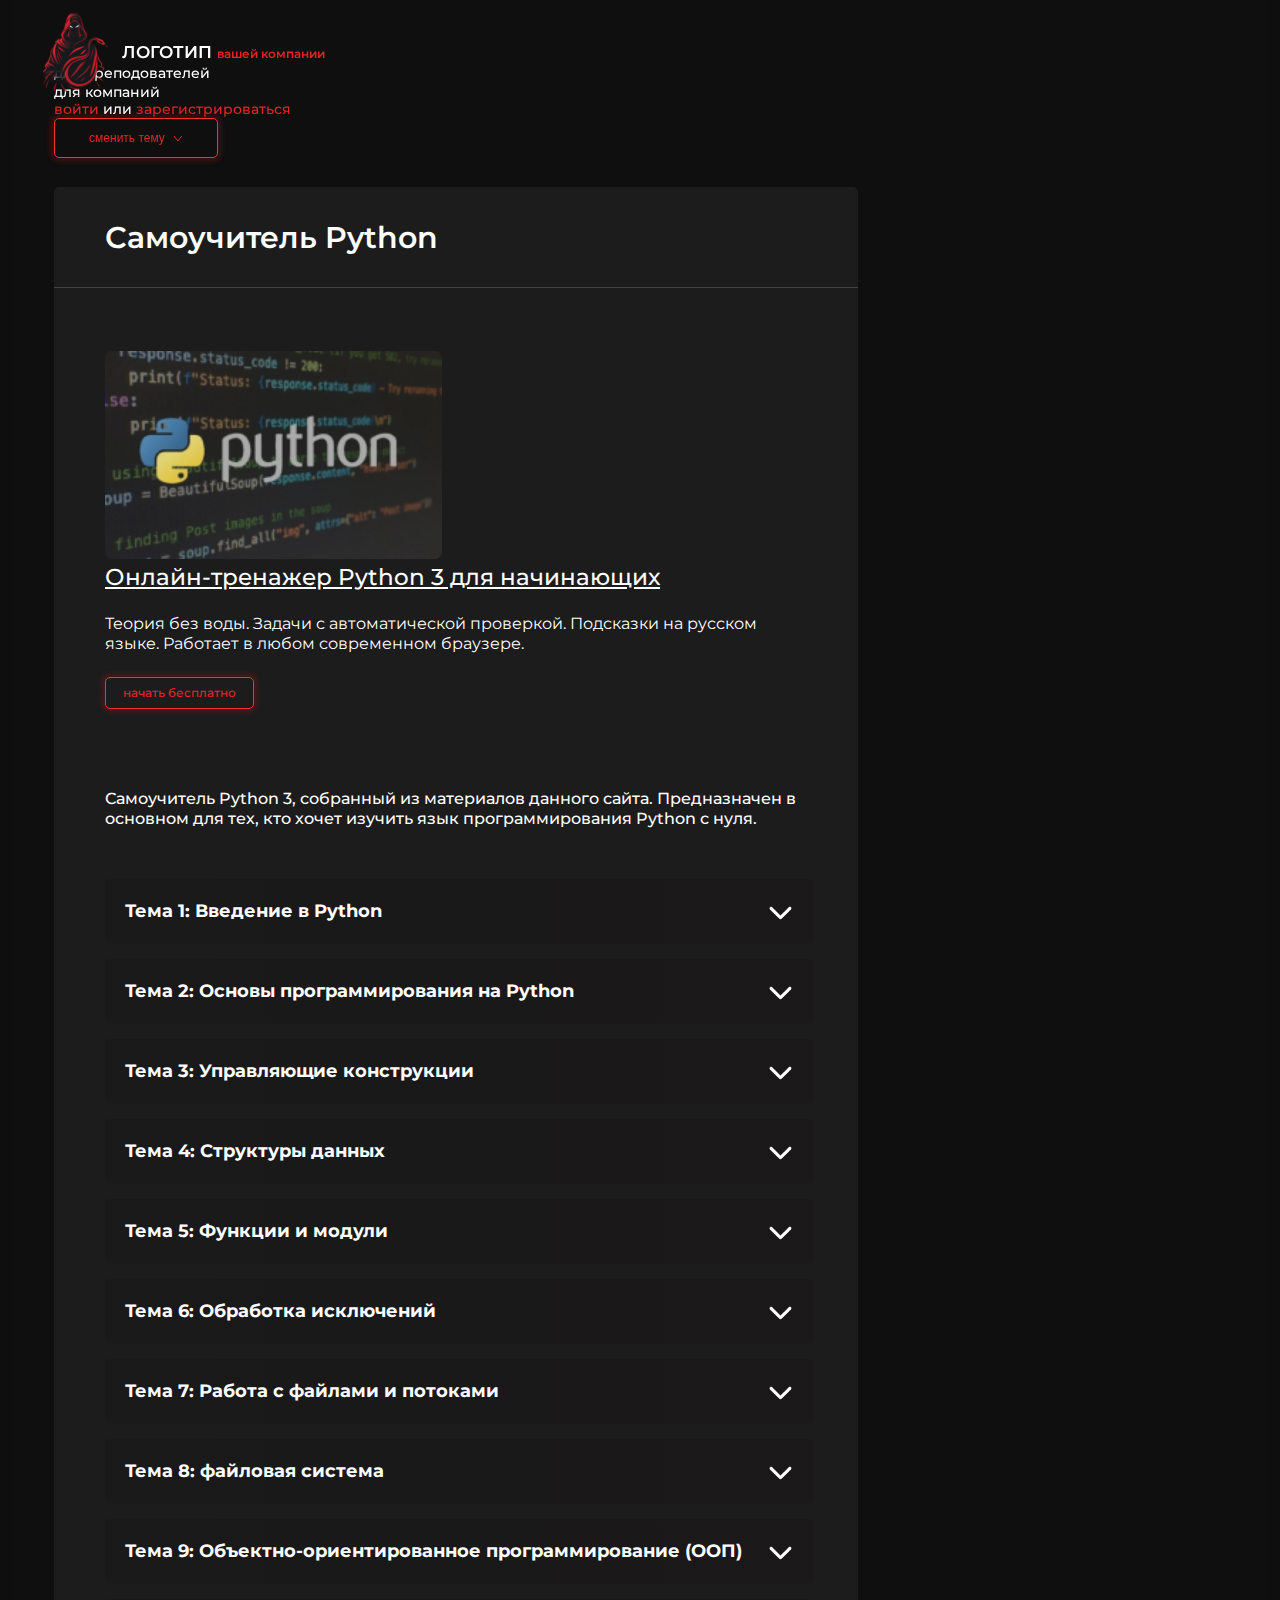
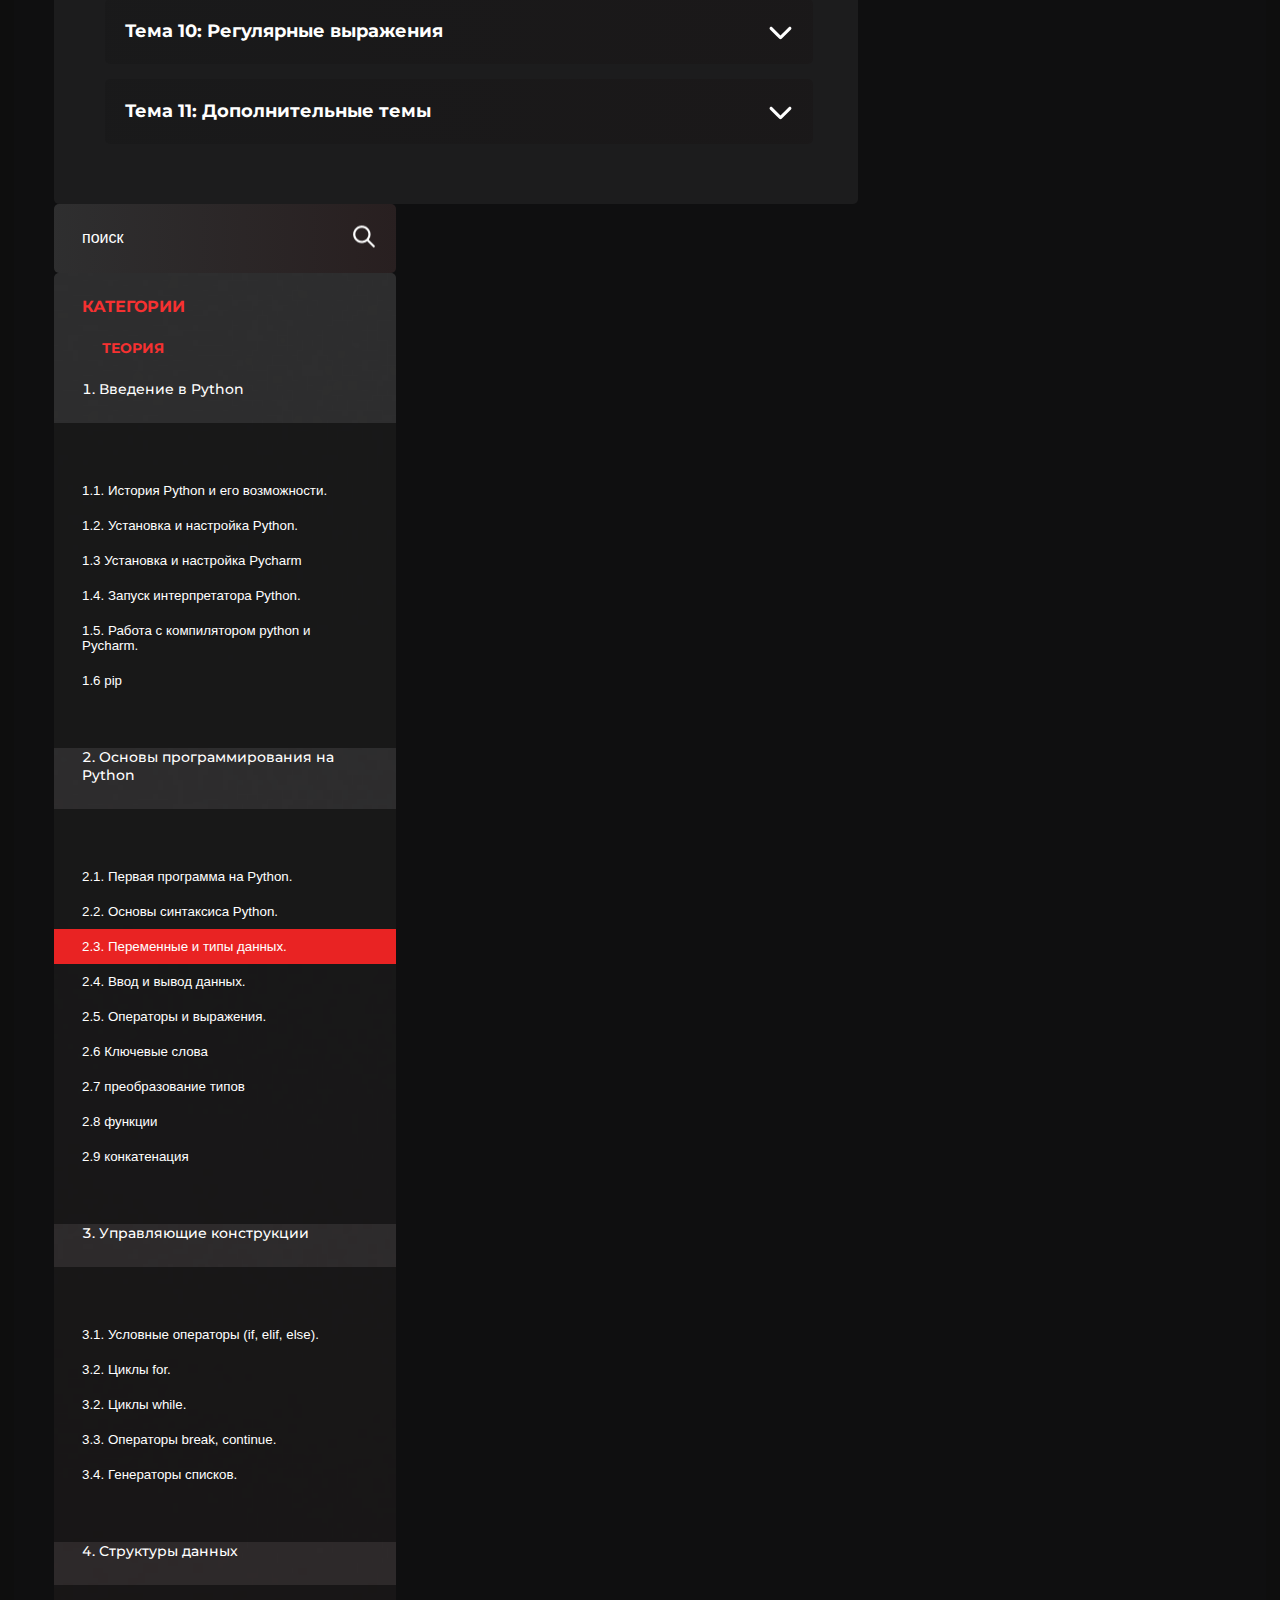
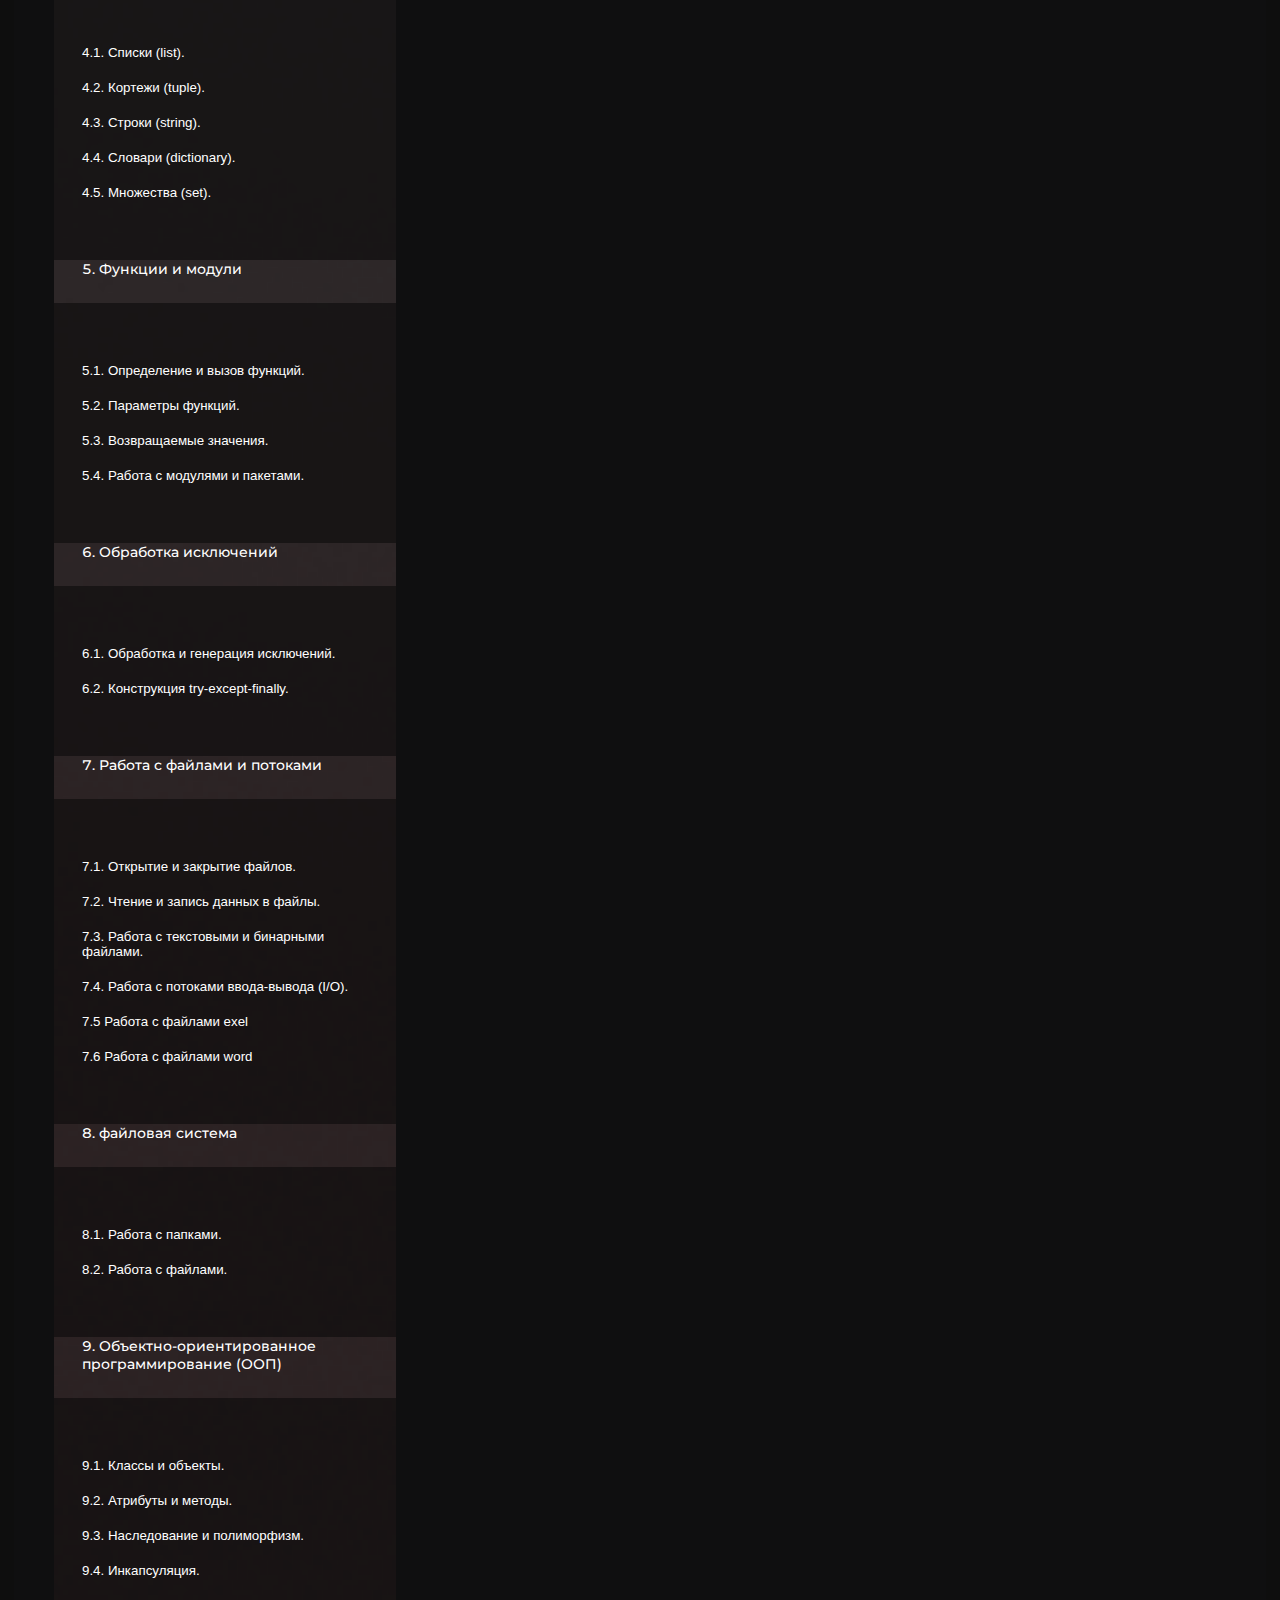
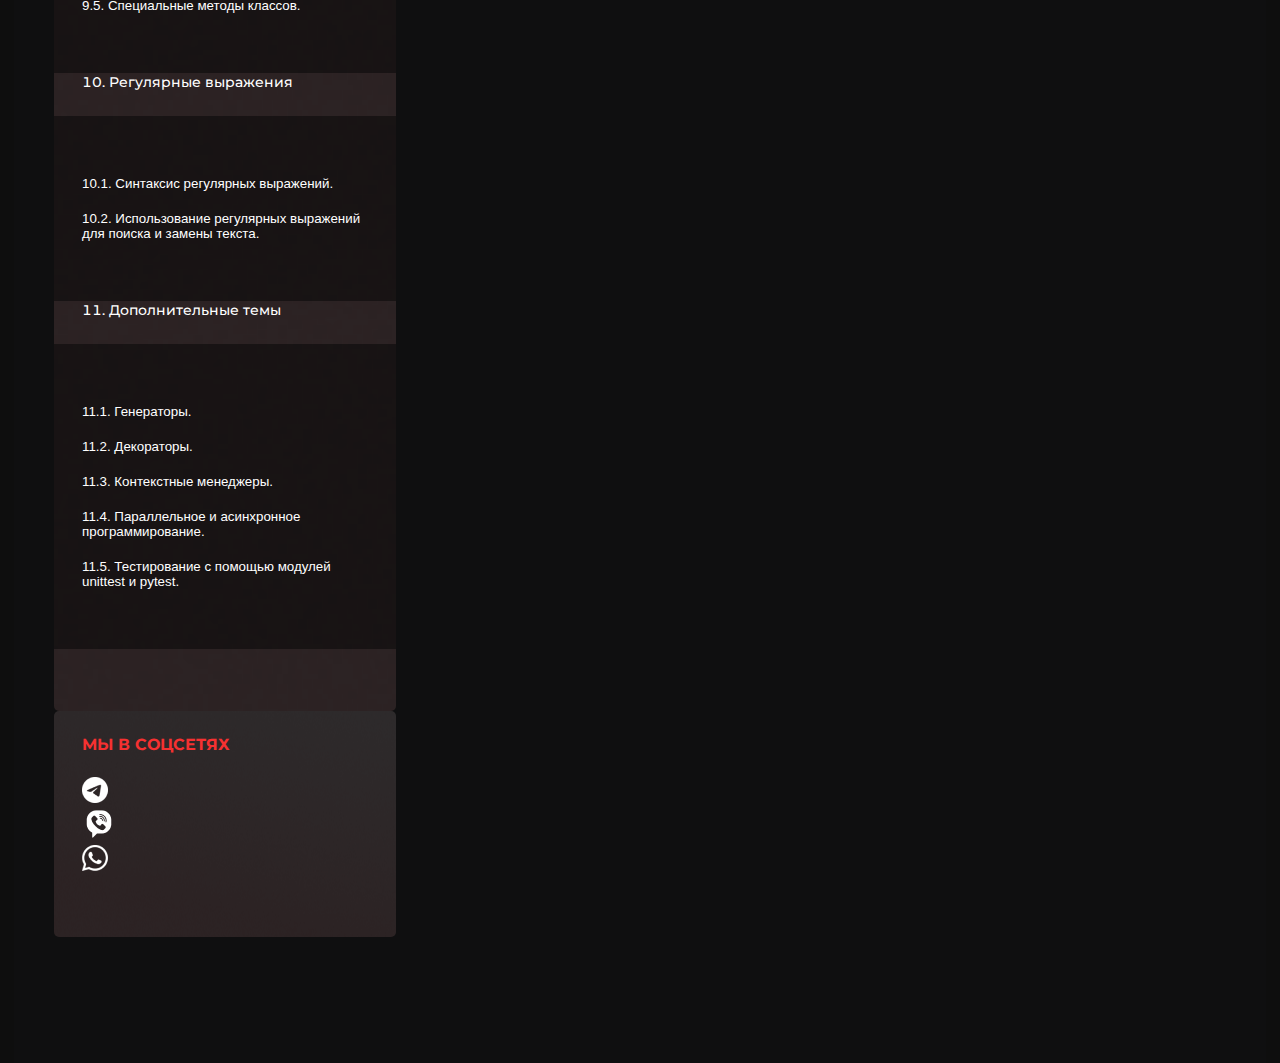
<file: theory.html>
<!DOCTYPE html>
<html lang="en">
<head>
    <meta charset="UTF-8">
    <meta name="viewport" content="width=device-width, initial-scale=1.0">
    <link rel="shortcut icon" href="./images/header_logo.svg" type="image/x-icon">
    <title>Jquery embed</title>

    <!-- Bootstrap CSS -->
    <link rel="stylesheet" href="https://cdn.jsdelivr.net/npm/bootstrap@4.6.2/dist/css/bootstrap.min.css" integrity="sha384-xOolHFLEh07PJGoPkLv1IbcEPTNtaed2xpHsD9ESMhqIYd0nLMwNLD69Npy4HI+N" crossorigin="anonymous">

    <!-- Style CSS -->
    <link rel="stylesheet" href="./css/style.css">
</head>
<body>

    <div class="wrapper">

        <!-- For anons -->
        <a href="#" class="anons">
            Anons
        </a>
        <!-- For anons end -->

        <!-- Header -->
        <header class="header theory_header">
            <div class="main_container d-flex align-items-center justify-content-between">
                <div class="d-flex align-items-center header__block_left">
                    <a href="/" class="header__logo">
                        <img src="./images/header_logo.svg" alt="">
                        <img src="./images/header_logo_light.svg" alt="" class="light">
                        <span class="d-flex flex-column header__logo_text">
                            ЛОГОТИП
                            <span>вашей компании</span>
                        </span>
                    </a>

                    <ul class="d-flex align-items-center header__navs">
                        <li>
                            <a href="#">для преподователей</a>
                        </li>
                        <li>
                            <a href="#">для компаний</a>
                        </li>
                    </ul>
                </div>

                <div class="d-flex align-items-center header__block_right">
                    <div class="header__auth_link">
                        <a href="./login.html">войти</a> 
                        или
                        <a href="./registration.html">зарегистрироваться</a>
                    </div>
                    <div class="change_theme">
                        <button class="change_theme__btn btn_red">
                            <span>сменить тему</span>
                            <svg width="10" height="7" viewBox="0 0 10 7" fill="none" xmlns="http://www.w3.org/2000/svg">
                                <path d="M1.00004 1L4.89504 6L8.79004 1" stroke="#E92323"/>
                            </svg>
                        </button>
                        <ul>
                            <li>
                                <button>светлая</button>
                            </li>
                            <li>
                                <button class="active">тёмная</button>
                            </li>
                        </ul>
                    </div>
                </div>
            </div>
        </header>
        <!-- Header end -->
        

        <!-- Theory -->
        <section class="theory">
            <div class="d-flex align-items-stretch main_container">

                <div class="theory__left">
                    <h1 class="text-center main_title theory__title">Самоучитель Python</h1>
                    <div class="d-flex align-items-stretch online_trener">
                        <img src="./images/online_trener_card.png" alt="">
                        <div class="d-flex flex-column align-items-start">
                            <a href="#" class="title">Онлайн-тренажер Python 3 для начинающих</a>
                            <p class="main_description">Теория без воды. Задачи с автоматической проверкой. Подсказки на русском языке. Работает в любом современном браузере.</p>
                            <a href="#" class="btn_red">начать бесплатно</a>
                        </div>
                    </div>
                    <p class="main_description">Самоучитель Python 3, собранный из материалов данного сайта. Предназначен в основном для тех, кто хочет изучить язык программирования Python с нуля.</p>

                    <ul class="d-flex flex-column lesson_list">
                        <li>
                            <h3 class="lesson_list__title">
                                Тема 1: Введение в Python
                                <svg xmlns="http://www.w3.org/2000/svg" viewBox="0 0 512 512">
                                    <path d="M233.4 406.6c12.5 12.5 32.8 12.5 45.3 0l192-192c12.5-12.5 12.5-32.8 0-45.3s-32.8-12.5-45.3 0L256 338.7 86.6 169.4c-12.5-12.5-32.8-12.5-45.3 0s-12.5 32.8 0 45.3l192 192z"/>
                                </svg>
                            </h3>

                            <ul class="lesson_list__child">
                                <li>
                                    <a href="#">1.1. История Python и его возможности.</a>
                                </li>
                                <li>
                                    <a href="#">1.2. Установка и настройка Python.</a>
                                </li>
                                <li>
                                    <a href="#">1.3. Установка и настройка Pycharm</a>
                                </li>
                                <li>
                                    <a href="#">1.4. Запуск интерпретатора Python.</a>
                                </li>
                                <li>
                                    <a href="#">1.5. Работа с компилятором python и Pycharm.</a>
                                </li>
                                <li>
                                    <a href="#">1.6 pip</a>
                                </li>
                            </ul>
                        </li>
                        <li>
                            <h3 class="lesson_list__title">
                                Тема 2: Основы программирования на Python
                                <svg xmlns="http://www.w3.org/2000/svg" viewBox="0 0 512 512">
                                    <path d="M233.4 406.6c12.5 12.5 32.8 12.5 45.3 0l192-192c12.5-12.5 12.5-32.8 0-45.3s-32.8-12.5-45.3 0L256 338.7 86.6 169.4c-12.5-12.5-32.8-12.5-45.3 0s-12.5 32.8 0 45.3l192 192z"/>
                                </svg>
                            </h3>

                            <ul class="lesson_list__child">
                                <li>
                                    <a href="#">2.1. Первая программа на Python.</a>
                                </li>
                                <li>
                                    <a href="#">2.2. Основы синтаксиса Python.</a>
                                </li>
                                <li>
                                    <a href="#">2.3. Переменные и типы данных.</a>
                                </li>
                                <li>
                                    <a href="#">2.4. Ввод и вывод данных.</a>
                                </li>
                                <li>
                                    <a href="#">2.5. Операторы и выражения.</a>
                                </li>
                                <li>
                                    <a href="#">2.6  Ключевые слова</a>
                                </li>
                                <li>
                                    <a href="#">2.7 преобразование типов</a>
                                </li>
                                <li>
                                    <a href="#">2.8 функции</a>
                                </li>
                                <li>
                                    <a href="#">2.9 конкатенация</a>
                                </li>
                            </ul>
                        </li>
                        <li>
                            <h3 class="lesson_list__title">
                                Тема 3: Управляющие конструкции
                                <svg xmlns="http://www.w3.org/2000/svg" viewBox="0 0 512 512">
                                    <path d="M233.4 406.6c12.5 12.5 32.8 12.5 45.3 0l192-192c12.5-12.5 12.5-32.8 0-45.3s-32.8-12.5-45.3 0L256 338.7 86.6 169.4c-12.5-12.5-32.8-12.5-45.3 0s-12.5 32.8 0 45.3l192 192z"/>
                                </svg>
                            </h3>

                            <ul class="lesson_list__child">
                                <li>
                                    <a href="#">3.1. Условные операторы (if, elif, else).</a>
                                </li>
                                <li>
                                    <a href="#">3.2. Циклы for.</a>
                                </li>
                                <li>
                                    <a href="#">3.2. Циклы while.</a>
                                </li>
                                <li>
                                    <a href="#">3.3. Операторы break, continue.</a>
                                </li>
                                <li>
                                    <a href="#">3.4. Генераторы списков.</a>
                                </li>
                            </ul>
                        </li>
                        <li>
                            <h3 class="lesson_list__title">
                                Тема 4: Структуры данных
                                <svg xmlns="http://www.w3.org/2000/svg" viewBox="0 0 512 512">
                                    <path d="M233.4 406.6c12.5 12.5 32.8 12.5 45.3 0l192-192c12.5-12.5 12.5-32.8 0-45.3s-32.8-12.5-45.3 0L256 338.7 86.6 169.4c-12.5-12.5-32.8-12.5-45.3 0s-12.5 32.8 0 45.3l192 192z"/>
                                </svg>
                            </h3>

                            <ul class="lesson_list__child">
                                <li>
                                    <a href="#">4.1. Списки (list).</a>
                                </li>
                                <li>
                                    <a href="#">4.2. Кортежи (tuple).</a>
                                </li>
                                <li>
                                    <a href="#">4.3. Строки (string).</a>
                                </li>
                                <li>
                                    <a href="#">4.4. Словари (dictionary).</a>
                                </li>
                                <li>
                                    <a href="#">4.5. Множества (set).</a>
                                </li>
                            </ul>
                        </li>
                        <li>
                            <h3 class="lesson_list__title">
                                Тема 5: Функции и модули
                                <svg xmlns="http://www.w3.org/2000/svg" viewBox="0 0 512 512">
                                    <path d="M233.4 406.6c12.5 12.5 32.8 12.5 45.3 0l192-192c12.5-12.5 12.5-32.8 0-45.3s-32.8-12.5-45.3 0L256 338.7 86.6 169.4c-12.5-12.5-32.8-12.5-45.3 0s-12.5 32.8 0 45.3l192 192z"/>
                                </svg>
                            </h3>

                            <ul class="lesson_list__child">
                                <li>
                                    <a href="#">5.1. Определение и вызов функций.</a>
                                </li>
                                <li>
                                    <a href="#">5.2. Параметры функций.</a>
                                </li>
                                <li>
                                    <a href="#">5.3. Возвращаемые значения.</a>
                                </li>
                                <li>
                                    <a href="#">5.4. Работа с модулями и пакетами.</a>
                                </li>
                            </ul>
                        </li>
                        <li>
                            <h3 class="lesson_list__title">
                                Тема 6: Обработка исключений
                                <svg xmlns="http://www.w3.org/2000/svg" viewBox="0 0 512 512">
                                    <path d="M233.4 406.6c12.5 12.5 32.8 12.5 45.3 0l192-192c12.5-12.5 12.5-32.8 0-45.3s-32.8-12.5-45.3 0L256 338.7 86.6 169.4c-12.5-12.5-32.8-12.5-45.3 0s-12.5 32.8 0 45.3l192 192z"/>
                                </svg>
                            </h3>

                            <ul class="lesson_list__child">
                                <li>
                                    <a href="#">6.1. Обработка и генерация исключений.</a>
                                </li>
                                <li>
                                    <a href="#">6.2. Конструкция try-except-finally.</a>
                                </li>
                            </ul>
                        </li>
                        <li>
                            <h3 class="lesson_list__title">
                                Тема 7: Работа с файлами и потоками
                                <svg xmlns="http://www.w3.org/2000/svg" viewBox="0 0 512 512">
                                    <path d="M233.4 406.6c12.5 12.5 32.8 12.5 45.3 0l192-192c12.5-12.5 12.5-32.8 0-45.3s-32.8-12.5-45.3 0L256 338.7 86.6 169.4c-12.5-12.5-32.8-12.5-45.3 0s-12.5 32.8 0 45.3l192 192z"/>
                                </svg>
                            </h3>

                            <ul class="lesson_list__child">
                                <li>
                                    <a href="#">7.1. Открытие и закрытие файлов.</a>
                                </li>
                                <li>
                                    <a href="#">7.2. Чтение и запись данных в файлы.</a>
                                </li>
                                <li>
                                    <a href="#">7.3. Работа с текстовыми и бинарными файлами.</a>
                                </li>
                                <li>
                                    <a href="#">7.4. Работа с потоками ввода-вывода (I/O).</a>
                                </li>
                                <li>
                                    <a href="#">7.5 Работа с файлами exel</a>
                                </li>
                                <li>
                                    <a href="#">7.6 Работа с файлами word</a>
                                </li>
                            </ul>
                        </li>
                        <li>
                            <h3 class="lesson_list__title">
                                Тема 8: файловая система
                                <svg xmlns="http://www.w3.org/2000/svg" viewBox="0 0 512 512">
                                    <path d="M233.4 406.6c12.5 12.5 32.8 12.5 45.3 0l192-192c12.5-12.5 12.5-32.8 0-45.3s-32.8-12.5-45.3 0L256 338.7 86.6 169.4c-12.5-12.5-32.8-12.5-45.3 0s-12.5 32.8 0 45.3l192 192z"/>
                                </svg>
                            </h3>

                            <ul class="lesson_list__child">
                                <li>
                                    <a href="#">8.1. Работа с папками.</a>
                                </li>
                                <li>
                                    <a href="#">8.2. Работа с файлами.</a>
                                </li>
                            </ul>
                        </li>
                        <li>
                            <h3 class="lesson_list__title">
                                Тема 9: Объектно-ориентированное программирование (ООП)
                                <svg xmlns="http://www.w3.org/2000/svg" viewBox="0 0 512 512">
                                    <path d="M233.4 406.6c12.5 12.5 32.8 12.5 45.3 0l192-192c12.5-12.5 12.5-32.8 0-45.3s-32.8-12.5-45.3 0L256 338.7 86.6 169.4c-12.5-12.5-32.8-12.5-45.3 0s-12.5 32.8 0 45.3l192 192z"/>
                                </svg>
                            </h3>

                            <ul class="lesson_list__child">
                                <li>
                                    <a href="#">9.1. Классы и объекты.</a>
                                </li>
                                <li>
                                    <a href="#">9.2. Атрибуты и методы.</a>
                                </li>
                                <li>
                                    <a href="#">9.3. Наследование и полиморфизм.</a>
                                </li>
                                <li>
                                    <a href="#">9.4. Инкапсуляция.</a>
                                </li>
                                <li>
                                    <a href="#">9.5. Специальные методы классов.</a>
                                </li>
                            </ul>
                        </li>
                        <li>
                            <h3 class="lesson_list__title">
                                Тема 10: Регулярные выражения
                                <svg xmlns="http://www.w3.org/2000/svg" viewBox="0 0 512 512">
                                    <path d="M233.4 406.6c12.5 12.5 32.8 12.5 45.3 0l192-192c12.5-12.5 12.5-32.8 0-45.3s-32.8-12.5-45.3 0L256 338.7 86.6 169.4c-12.5-12.5-32.8-12.5-45.3 0s-12.5 32.8 0 45.3l192 192z"/>
                                </svg>
                            </h3>

                            <ul class="lesson_list__child">
                                <li>
                                    <a href="#">10.1. Синтаксис регулярных выражений.</a>
                                </li>
                                <li>
                                    <a href="#">10.2. Использование регулярных выражений для поиска и замены текста.</a>
                                </li>
                            </ul>
                        </li>
                        <li>
                            <h3 class="lesson_list__title">
                                Тема 11: Дополнительные темы
                                <svg xmlns="http://www.w3.org/2000/svg" viewBox="0 0 512 512">
                                    <path d="M233.4 406.6c12.5 12.5 32.8 12.5 45.3 0l192-192c12.5-12.5 12.5-32.8 0-45.3s-32.8-12.5-45.3 0L256 338.7 86.6 169.4c-12.5-12.5-32.8-12.5-45.3 0s-12.5 32.8 0 45.3l192 192z"/>
                                </svg>
                            </h3>

                            <ul class="lesson_list__child">
                                <li>
                                    <a href="#">11.1. Генераторы.</a>
                                </li>
                                <li>
                                    <a href="#">11.2. Декораторы.</a>
                                </li>
                                <li>
                                    <a href="#">11.3. Контекстные менеджеры.</a>
                                </li>
                                <li>
                                    <a href="#">11.4. Параллельное и асинхронное программирование.</a>
                                </li>
                                <li>
                                    <a href="#">11.5. Тестирование с помощью модулей unittest и pytest.</a>
                                </li>
                            </ul>
                        </li>
                    </ul>
                </div>

                <div class="d-flex flex-column theory__right">
                    <form class="theory__search">
                        <input type="text" placeholder="поиск">
                        <button type="submit">
                            <img src="./images/search_icon.png" alt="">
                            <img src="./images/search_icon_light.png" alt="" class="light">
                        </button>
                    </form>

                    <div class="theory__category">
                        <h3>категории</h3>
                        <h4>ТЕОРИЯ</h4>
                        <ul class="d-flex flex-column parent_category">
                            <li>
                                <span>Введение в Python</span>
                                <ul class="d-flex flex-column child_category">
                                    <li>
                                        <button>1.1. История Python и его возможности.</button>
                                    </li>
                                    <li>
                                        <button>1.2. Установка и настройка Python.</button>
                                    </li>
                                    <li>
                                        <button>1.3 Установка и настройка Pycharm</button>
                                    </li>
                                    <li>
                                        <button>1.4. Запуск интерпретатора Python.</button>
                                    </li>
                                    <li>
                                        <button>1.5. Работа с компилятором python и Pycharm.</button>
                                    </li>
                                    <li>
                                        <button>1.6 pip</button>
                                    </li>
                                </ul>
                            </li>
                            <li>
                                <span>Основы программирования на Python</span>
                                <ul class="d-flex flex-column child_category">
                                    <li>
                                        <button>2.1. Первая программа на Python.</button>
                                    </li>
                                    <li>
                                        <button>2.2. Основы синтаксиса Python.</button>
                                    </li>
                                    <li>
                                        <button class="active">2.3. Переменные и типы данных.</button>
                                    </li>
                                    <li>
                                        <button>2.4. Ввод и вывод данных.</button>
                                    </li>
                                    <li>
                                        <button>2.5. Операторы и выражения.</button>
                                    </li>
                                    <li>
                                        <button>2.6  Ключевые слова</button>
                                    </li>
                                    <li>
                                        <button>2.7 преобразование типов</button>
                                    </li>
                                    <li>
                                        <button>2.8 функции</button>
                                    </li>
                                    <li>
                                        <button>2.9 конкатенация</button>
                                    </li>
                                </ul>
                            </li>
                            <li>
                                <span>Управляющие конструкции</span>
                                <ul class="d-flex flex-column child_category">
                                    <li>
                                        <button>3.1. Условные операторы (if, elif, else).</button>
                                    </li>
                                    <li>
                                        <button>3.2. Циклы for.</button>
                                    </li>
                                    <li>
                                        <button>3.2. Циклы while.</button>
                                    </li>
                                    <li>
                                        <button>3.3. Операторы break, continue.</button>
                                    </li>
                                    <li>
                                        <button>3.4. Генераторы списков.</button>
                                    </li>
                                </ul>
                            </li>
                            <li>
                                <span>Структуры данных</span>
                                <ul class="d-flex flex-column child_category">
                                    <li>
                                        <button>4.1. Списки (list).</button>
                                    </li>
                                    <li>
                                        <button>4.2. Кортежи (tuple).</button>
                                    </li>
                                    <li>
                                        <button>4.3. Строки (string).</button>
                                    </li>
                                    <li>
                                        <button>4.4. Словари (dictionary).</button>
                                    </li>
                                    <li>
                                        <button>4.5. Множества (set).</button>
                                    </li>
                                </ul>
                            </li>
                            <li>
                                <span>Функции и модули</span>
                                <ul class="d-flex flex-column child_category">
                                    <li>
                                        <button>5.1. Определение и вызов функций.</button>
                                    </li>
                                    <li>
                                        <button>5.2. Параметры функций.</button>
                                    </li>
                                    <li>
                                        <button>5.3. Возвращаемые значения.</button>
                                    </li>
                                    <li>
                                        <button>5.4. Работа с модулями и пакетами.</button>
                                    </li>
                                </ul>
                            </li>
                            <li>
                                <span>Обработка исключений</span>
                                <ul class="d-flex flex-column child_category">
                                    <li>
                                        <button>6.1. Обработка и генерация исключений.</button>
                                    </li>
                                    <li>
                                        <button>6.2. Конструкция try-except-finally.</button>
                                    </li>
                                </ul>
                            </li>
                            <li>
                                <span>Работа с файлами и потоками</span>
                                <ul class="d-flex flex-column child_category">
                                    <li>
                                        <button>7.1. Открытие и закрытие файлов.</button>
                                    </li>
                                    <li>
                                        <button>7.2. Чтение и запись данных в файлы.</button>
                                    </li>
                                    <li>
                                        <button>7.3. Работа с текстовыми и бинарными файлами.</button>
                                    </li>
                                    <li>
                                        <button>7.4. Работа с потоками ввода-вывода (I/O).</button>
                                    </li>
                                    <li>
                                        <button>7.5 Работа с файлами exel</button>
                                    </li>
                                    <li>
                                        <button>7.6 Работа с файлами word</button>
                                    </li>
                                </ul>
                            </li>
                            <li>
                                <span>файловая система</span>
                                <ul class="d-flex flex-column child_category">
                                    <li>
                                        <button>8.1. Работа с папками.</button>
                                    </li>
                                    <li>
                                        <button>8.2. Работа с файлами.</button>
                                    </li>
                                </ul>
                            </li>
                            <li>
                                <span>Объектно-ориентированное программирование (ООП)</span>
                                <ul class="d-flex flex-column child_category">
                                    <li>
                                        <button>9.1. Классы и объекты.</button>
                                    </li>
                                    <li>
                                        <button>9.2. Атрибуты и методы.</button>
                                    </li>
                                    <li>
                                        <button>9.3. Наследование и полиморфизм.</button>
                                    </li>
                                    <li>
                                        <button>9.4. Инкапсуляция.</button>
                                    </li>
                                    <li>
                                        <button>9.5. Специальные методы классов.</button>
                                    </li>
                                </ul>
                            </li>
                            <li>
                                <span>Регулярные выражения</span>
                                <ul class="d-flex flex-column child_category">
                                    <li>
                                        <button>10.1. Синтаксис регулярных выражений.</button>
                                    </li>
                                    <li>
                                        <button>10.2. Использование регулярных выражений для поиска и замены текста.</button>
                                    </li>
                                </ul>
                            </li>
                            <li>
                                <span>Дополнительные темы</span>
                                <ul class="d-flex flex-column child_category">
                                    <li>
                                        <button>11.1. Генераторы.</button>
                                    </li>
                                    <li>
                                        <button>11.2. Декораторы.</button>
                                    </li>
                                    <li>
                                        <button>11.3. Контекстные менеджеры.</button>
                                    </li>
                                    <li>
                                        <button>11.4. Параллельное и асинхронное программирование.</button>
                                    </li>
                                    <li>
                                        <button>11.5. Тестирование с помощью модулей unittest и pytest.</button>
                                    </li>
                                </ul>
                            </li>
                        </ul>
                    </div>
                    
                    <div class="theory__category">
                        <h3>Мы в соцсетях</h3>
                        <ul class="d-flex align-items-center networks">
                            <li>
                                <a href="#">
                                    <img src="./images/our_telegram.png" alt="">
                                    <img src="./images/our_telegram_light.png" alt="" class="light">
                                </a>
                            </li>
                            <li>
                                <a href="#">
                                    <img src="./images/our_wiber.png" alt="">
                                    <img src="./images/our_wiber_light.png" alt="" class="light">
                                </a>
                            </li>
                            <li>
                                <a href="#">
                                    <img src="./images/our_whatsapp.png" alt="">
                                    <img src="./images/our_whatsapp_light.png" alt="" class="light">
                                </a>
                            </li>
                        </ul>
                    </div>
                </div>

            </div>
        </section>
        <!-- Theory end -->

    </div>
    

    <!-- Jquery JS -->
    <script src="https://code.jquery.com/jquery-3.6.1.min.js" integrity="sha256-o88AwQnZB+VDvE9tvIXrMQaPlFFSUTR+nldQm1LuPXQ=" crossorigin="anonymous"></script>
    <!-- Bootstrap JS -->
    <script src="https://cdn.jsdelivr.net/npm/bootstrap@4.6.2/dist/js/bootstrap.bundle.min.js" integrity="sha384-Fy6S3B9q64WdZWQUiU+q4/2Lc9npb8tCaSX9FK7E8HnRr0Jz8D6OP9dO5Vg3Q9ct" crossorigin="anonymous"></script>

    <!-- Main JS -->
    <script src="./js/main.js"></script>
</body>
</html>
</file>
<file: css/style.css>
@charset "UTF-8";
@import url("https://fonts.googleapis.com/css2?family=Inter:wght@100..900&family=Montserrat:ital,wght@0,100..900;1,100..900&display=swap");
* {
  padding: 0;
  margin: 0;
  box-sizing: border-box;
}

ul, ol, del {
  margin: 0;
  padding: 0;
  list-style: none;
}

h1, h2, h3, h4, h5, h6, p, label {
  margin: 0;
  padding: 0;
}

a {
  color: inherit;
  text-decoration: none;
  display: inline-block;
}
a:hover {
  color: inherit;
  text-decoration: none;
}

button {
  background: transparent;
  border: none;
  outline: none;
  cursor: pointer;
}

input, textarea {
  border: none;
  outline: none;
  background: transparent;
}

body {
  background: #0E0E0E;
  color: #fff;
  font-family: "Montserrat", sans-serif;
  font-weight: 500;
}

.main_container {
  max-width: 1312px;
  padding: 0 20px;
  margin: 0 auto;
}
.main_title {
  font-size: 30px;
  font-weight: 600;
}
.main_description {
  font-size: 16px;
  font-weight: 400;
  line-height: 20px;
}
.main_description span {
  font-weight: 700;
}
.main_input {
  height: 38px;
  width: 100%;
  background: #3C3C3C;
  border-radius: 5px;
  padding: 10px;
  font-size: 15px;
  color: #FFF;
  font-weight: 500;
}
.main_input::-moz-placeholder {
  color: #9A9A9A;
}
.main_input::placeholder {
  color: #9A9A9A;
}
.main_checkbox {
  -webkit-user-select: none;
     -moz-user-select: none;
          user-select: none;
  cursor: pointer;
  position: relative;
}
.main_checkbox span {
  font-size: 12px;
  line-height: 15px;
  padding-left: 26px;
}
.main_checkbox input {
  -webkit-appearance: none;
     -moz-appearance: none;
          appearance: none;
  cursor: pointer;
}
.main_checkbox input::before {
  content: "";
  position: absolute;
  width: 14px;
  height: 14px;
  left: 0;
  top: 50%;
  transform: translateY(-50%);
  background: #2A2A2A;
  border: 1px solid #919191;
  border-radius: 2px;
}
.main_checkbox input::after {
  content: "✓";
  position: absolute;
  top: 50%;
  left: 0;
  transform: translateY(-50%);
  width: 14px;
  height: 14px;
  display: none;
  align-items: center;
  justify-content: center;
  color: #fff;
  font-size: 12px;
}
.main_checkbox input:checked::after {
  display: flex;
}

.sec_title {
  font-size: 27px;
  font-weight: 600;
  line-height: 50px;
}

.btn_red {
  border: 1px solid rgb(246, 49, 49);
  border-radius: 5px;
  box-shadow: 0px 0px 4px 4px rgba(161, 22, 22, 0.25);
  height: 40px;
  color: rgb(233, 35, 35);
  font-size: 12px;
  line-height: 15px;
  display: flex;
  align-items: center;
  justify-content: center;
}
.btn_red:hover {
  color: rgb(233, 35, 35);
}
.btn_danger {
  border-radius: 5px;
  background: linear-gradient(154.82deg, rgb(200, 47, 47) 11.465%, rgba(179, 25, 25, 0.99) 82.917%);
  padding: 10px 50px 10px 50px;
}
.btn_white {
  padding: 0 39px;
  border-radius: 5px;
  border: 1px solid white;
  height: 39px;
  display: flex;
  align-items: center;
  justify-content: center;
  font-size: 14px;
  line-height: 17px;
}
.btn_like {
  display: flex;
  align-items: center;
  gap: 11px;
  color: #9F9F9F;
  font-size: 12px;
  font-weight: 500;
}
.btn_like img {
  filter: grayscale(100%);
}
.btn_like img.light {
  display: none;
}
.btn_like.active img {
  filter: grayscale(0%);
}

.wrapper {
  width: 100%;
  overflow: hidden;
  position: relative;
}

.header {
  position: absolute;
  top: 42px;
  left: 0;
  width: 100%;
  z-index: 3;
}
.header.theory_header .main_container {
  max-width: 1252px;
  padding: 0 40px;
}
.header__logo {
  position: relative;
  padding-left: 68px;
  margin-right: 63px;
}
.header__logo img {
  position: absolute;
  top: 50%;
  left: -25px;
  transform: translateY(-50%);
}
.header__logo img:nth-child(2) {
  display: none;
}
.header__logo_text {
  font-size: 17px;
  font-weight: 600;
  line-height: 21px;
}
.header__logo_text span {
  color: rgb(233, 35, 35);
  font-size: 12px;
  line-height: 15px;
  margin-top: 4px;
}
.header__navs {
  gap: 50px;
}
.header__navs a {
  font-size: 14px;
  font-weight: 500;
  line-height: 17px;
  transition: 0.3s ease all;
}
.header__navs a.active, .header__navs a:hover {
  color: #E92323;
  text-decoration: underline;
}
.header__auth_link {
  font-size: 14px;
  line-height: 17px;
  margin-right: 35px;
}
.header__auth_link a {
  color: #e92323;
  display: inline;
}
.header__account {
  gap: 25px;
  margin-right: 73px;
}
.header__account a {
  gap: 10px;
  font-size: 14px;
  font-weight: 600;
}
.header__account a img.light {
  display: none;
}
.header__account .dagree {
  gap: 12px;
  font-size: 12px;
  color: #868686;
  font-weight: 600;
}
.header__account .dagree span {
  color: #F63131;
}
.header .btn_red {
  width: 164px;
  gap: 8px;
}
.header .btn_red svg {
  transition: 0.3s ease all;
}
.header .btn_red.active svg {
  transform: rotateZ(180deg);
}
.header .change_theme {
  position: relative;
}
.header .change_theme ul {
  position: absolute;
  margin-top: 15px;
  display: none;
}
.header .change_theme ul button {
  padding: 4px 30px;
  font-size: 12px;
  line-height: 15px;
  color: #fff;
}
.header .change_theme ul button.active {
  color: #E92323;
}
.header_task .main_container {
  max-width: calc(100vw - 200px);
}
.header__my_class .main_container {
  max-width: 1365px;
}

.home {
  position: relative;
}
.home .main_container {
  padding: 265px 0 137px;
  position: relative;
}
.home__bg {
  position: absolute;
  top: 0;
  left: 0;
  width: 100%;
  z-index: -1;
}
.home__bg_circle {
  position: absolute;
  z-index: -1;
  top: 428px;
  width: 461px;
  height: 556px;
  border-radius: 50%;
  filter: blur(141px);
  background: linear-gradient(165.43deg, rgba(188, 41, 41, 0.13) 46.437%, rgba(128, 15, 15, 0.83) 86.799%);
}
.home__title {
  max-width: 897px;
  font-size: 40px;
  font-weight: 600;
  line-height: 76px;
  text-transform: uppercase;
  margin-bottom: 9px;
}
.home__title .dark {
  color: #E92323;
}
.home p {
  font-size: 16px;
  font-weight: 400;
  line-height: 20px;
  margin-bottom: 40px;
  max-width: 521px;
}
.home__left_card {
  position: absolute;
  z-index: -1;
  left: -91px;
  top: 148px;
}
.home__left_card.light {
  display: none;
}
.home__right_card {
  position: absolute;
  top: 130px;
  right: 0;
  z-index: -1;
}
.home__right_card.light {
  display: none;
}

.interactive {
  margin-bottom: 68px;
}
.interactive__block {
  padding: 79px 64px 89px;
  border-radius: 5px;
  background: url("../images/interactive_bg.png") center/cover no-repeat;
  position: relative;
  margin-bottom: 68px;
}
.interactive__icon {
  width: 35px;
  height: 35px;
  display: flex;
  align-items: center;
  justify-content: center;
  background: #E92323;
  border-radius: 3px;
  color: black;
}
.interactive__title {
  margin: 23px 0;
}
.interactive__description {
  width: 550px;
  margin-bottom: 38px;
}
.interactive .btn_red {
  padding: 0 20px;
}
.interactive__card {
  position: absolute;
  right: 0;
  top: 50%;
  transform: translateY(-50%);
}
.interactive__card .icon {
  position: absolute;
  top: 30px;
  right: 27.5px;
  opacity: 0.5;
}
.interactive__bottom_card {
  gap: 64px;
}
.interactive__bottom_card__item {
  width: 100%;
  background: url("../images/interactive_bottom_card_bg.png") center/cover no-repeat;
  padding: 68px 28px 58px 66px;
  border-radius: 5px;
  position: relative;
}
.interactive__bottom_card__item img.light {
  display: none;
}
.interactive__bottom_card__item:nth-child(1) img {
  position: absolute;
  top: 27px;
  right: 11px;
}
.interactive__bottom_card__item:nth-child(2) img {
  position: absolute;
  bottom: 9px;
  right: 11px;
}
.interactive__bottom_card__item h2 {
  margin-bottom: 34px;
}
.interactive__bottom_card__item h2 span {
  background: linear-gradient(to right, #DE3232, #7E0000);
  -webkit-background-clip: text;
  -webkit-text-fill-color: transparent;
}

.community_support {
  margin-bottom: 75px;
}
.community_support__block {
  gap: 123px;
  background: url("../images/community_support_bg.png") center/cover no-repeat;
  border-radius: 5px;
  min-height: 413px;
  padding: 31px 50px 50px 62px;
}
.community_support__block_item:nth-child(1) {
  width: 533px;
}
.community_support__block_item:nth-child(2) {
  width: 503px;
}
.community_support__block_item img.light {
  display: none;
}
.community_support__block_item h2 {
  margin: 13px 0;
}
.community_support__block_item h2 span {
  color: rgba(255, 34, 34, 0.81);
}
.community_support__block_item p {
  font-weight: 600;
}

.join_us {
  margin-bottom: 76px;
}
.join_us .main_container {
  position: relative;
  z-index: 1;
}
.join_us__bg {
  width: 408px;
  height: 343px;
  filter: blur(141px);
  background: linear-gradient(165.43deg, rgba(188, 41, 41, 0.13) 46.271%, rgba(69, 14, 14, 0.47) 86.183%);
  position: absolute;
  z-index: -1;
  top: -140px;
  left: 50%;
  transform: translateX(-50%);
}
.join_us__title {
  margin-bottom: 28px;
}
.join_us__title span {
  background: linear-gradient(to right, #DE3232, #7E0000);
  -webkit-background-clip: text;
  -webkit-text-fill-color: transparent;
}
.join_us .btn_white {
  margin-bottom: 58px;
}
.join_us__card {
  background: url("../images/join_us_card_bg.png") center/cover no-repeat;
  padding: 62px 72px 69px 68px;
  border-radius: 5px;
  position: relative;
}
.join_us__card_left h3 {
  margin-bottom: 13px;
}
.join_us__card_left img {
  position: absolute;
  top: 39px;
  left: 351px;
}
.join_us__card_left img.light {
  display: none;
}
.join_us__card_link {
  gap: 15px;
  margin-bottom: 20px;
  font-size: 16px;
  font-weight: 600;
}
.join_us__card_link img.light {
  display: none;
}
.join_us__card_right__bg {
  position: absolute;
  right: 394px;
  bottom: 22px;
}
.join_us__card_right__bg.light {
  display: none;
}
.join_us__card .networks li {
  font-size: 16px;
  font-weight: 600;
  line-height: 20px;
  text-transform: uppercase;
}
.join_us__card .networks li img.light {
  display: none;
}
.join_us__card .networks li:nth-child(1) {
  margin-right: 20px;
}
.join_us__card .networks li:nth-child(2) {
  margin-right: 14px;
}
.join_us__card .networks li:nth-child(3) {
  margin-right: 10px;
}

.doubts {
  margin-bottom: 94px;
}
.doubts__title {
  margin-bottom: 13px;
}
.doubts__description {
  max-width: 475px;
  margin: 0 auto 58px;
  font-weight: 600;
}
.doubts__description span {
  font-weight: 600;
  display: inline;
}
.doubts__card {
  gap: 40px;
}
.doubts__card_item {
  width: 100%;
  background: url("../images/doubts_card_bg.png") center/cover no-repeat;
  border-radius: 5px;
  padding: 19px 25px 21px;
}
.doubts__card_item img {
  width: 62px;
  height: 62px;
  border-radius: 50%;
}
.doubts__card_item p {
  font-size: 14px;
  font-weight: 600;
  line-height: 17px;
  margin: 9px 0;
}
.doubts__card_item h3 {
  color: rgb(233, 35, 35);
  font-size: 14px;
  font-weight: 600;
  line-height: 17px;
  margin-bottom: 7px;
}
.doubts__card_item h4 {
  font-size: 12px;
  line-height: 15px;
}

.ready {
  padding-bottom: 137px;
}
.ready__card {
  background: url("../images/ready_card_bg.png") center/cover no-repeat;
  border-radius: 5px;
  padding: 17px 35px 35px;
}
.ready__icon {
  width: 32px;
  height: 32px;
  display: flex;
  align-items: center;
  justify-content: center;
  background: #E92323;
  color: black;
  font-size: 16px;
  border-radius: 3px;
}
.ready__title {
  margin: 20px 0;
}
.ready__description {
  margin-bottom: 35px;
  font-weight: 600;
}
.ready__description span {
  font-weight: 600;
}

.register {
  min-height: 100vh;
  width: 100%;
  background: url("../images/auth_bg.png") center/cover no-repeat;
}
.register .main_container {
  padding: 185px 0 130px;
  position: relative;
  z-index: 1;
}
.register__bg {
  position: absolute;
  z-index: -1;
  width: 641px;
  height: 516px;
  top: 236px;
  left: 50%;
  transform: translateX(calc(-50% + 20px));
  border-radius: 50%;
  filter: blur(141px);
  background: linear-gradient(165.43deg, rgba(188, 41, 41, 0.13) 46.032%, rgba(128, 15, 15, 0.66) 85.299%);
}
.register__title {
  margin-bottom: 60px;
}
.register__form {
  max-width: 854px;
  margin: 0 auto;
  background: rgba(40, 40, 40, 0.71);
  box-shadow: 0 0 12px 2px rgba(0, 0, 0, 0.25);
  padding: 49px 93px 36px 97px;
  border-radius: 5px;
  gap: 20px;
}
.register__form label {
  font-size: 15px;
}
.register__form_right {
  width: 378px;
  gap: 15px;
}
.register__form .bottom_checkbox {
  margin: 10px 0 18px;
}
.register__form .bottom_checkbox input::before {
  border-color: #919191;
  background: #fff;
}
.register__form .bottom_checkbox input::after {
  color: #e92323;
  font-weight: 600;
}
.register__form .radio_wrap {
  gap: 33px;
}
.register__form .form_submit button {
  color: white;
}

.login {
  min-height: 100vh;
  width: 100%;
  background: url("../images/auth_bg.png") center/cover no-repeat;
}
.login .main_container {
  padding: 185px 0 111px;
  position: relative;
  z-index: 1;
}
.login__bg {
  width: 553px;
  height: 410px;
  filter: blur(141px);
  background: linear-gradient(165.43deg, rgba(188, 41, 41, 0.13) 45.556%, rgba(128, 15, 15, 0.66) 83.535%);
  border-radius: 50%;
  position: absolute;
  z-index: -1;
  top: 240px;
  left: 50%;
  transform: translateX(calc(-50% - 20px));
}
.login__title {
  line-height: 55px;
  margin-bottom: 60px;
}
.login__form {
  max-width: 503px;
  margin: 0 auto;
  background: rgba(40, 40, 40, 0.71);
  padding: 34px 62px 37px 63px;
  border-radius: 5px;
  box-shadow: 0 0 12px 2px rgba(0, 0, 0, 0.25);
  gap: 17px;
}
.login__form .form_group {
  gap: 20px;
}
.login__form .form_submit {
  margin-top: 13px;
  gap: 21px;
}
.login__form .form_submit .btn_danger {
  color: white;
}
.login__form .form_submit .btn_red {
  padding: 0 8px 0 9px;
}

.theory .main_container {
  position: relative;
  padding: 187px 40px 126px;
  max-width: 1252px;
  gap: 26px;
  z-index: 2;
  background: #0F0F10;
}
.theory__left {
  width: calc(100% - 342px - 26px);
  background: url("../images/theory_left_bg.png") center/cover no-repeat;
  border-radius: 5px;
  padding: 32px 45px 45px 51px;
  position: relative;
}
.theory__left .main_description {
  font-weight: 500;
}
.theory__pagination {
  position: absolute;
  left: 0;
  bottom: -10px;
  width: 100%;
  transform: translateY(100%);
}
.theory__pagination a {
  font-size: 14px;
}
.theory__right {
  width: 342px;
  gap: 32px;
}
.theory__title {
  position: relative;
  padding-bottom: 32px;
}
.theory__title::before {
  content: "";
  background: #434343;
  position: absolute;
  height: 1px;
  width: calc(100% + 96px);
  left: -51px;
  bottom: 0;
}
.theory .online_trener {
  gap: 20px;
  margin: 63px 0 80px;
}
.theory .online_trener img {
  width: 337px;
  -o-object-fit: cover;
     object-fit: cover;
  border-radius: 5px;
}
.theory .online_trener .title {
  font-size: 23px;
  text-decoration: underline;
}
.theory .online_trener p {
  margin: 23px 0;
  font-weight: 400;
}
.theory .online_trener .btn_red {
  height: 32px;
  width: 149px;
}
.theory .lesson_list {
  gap: 8px;
  margin-top: 50px;
}
.theory .lesson_list__title {
  font-size: 18px;
  margin-bottom: 15px;
  padding: 20px;
  border-radius: 5px;
  cursor: pointer;
  background: linear-gradient(90deg, rgba(9, 9, 9, 0.14) 11.507%, rgba(18, 8, 8, 0.18) 80.007%);
  position: relative;
  display: flex;
  justify-content: space-between;
  align-items: center;
}
.theory .lesson_list__title svg {
  width: 25px;
}
.theory .lesson_list__title svg path {
  fill: #FFF;
}
.theory .lesson_list__child {
  padding-left: 20px;
  display: none;
}
.theory .lesson_list__child a {
  font-size: 14px;
  padding: 4px 0;
}
.theory__search {
  border-radius: 5px;
  position: relative;
  z-index: 1;
}
.theory__search::before {
  content: "";
  position: absolute;
  top: 0;
  left: 0;
  width: 100%;
  height: 100%;
  background: linear-gradient(to right, rgba(243, 243, 243, 0.77), #9B6969);
  border-radius: 5px;
  opacity: 0.18;
  z-index: -1;
}
.theory__search input {
  width: 100%;
  height: 69px;
  padding: 0 55px 0 28px;
  font-size: 16px;
  color: #FFF;
}
.theory__search input::-moz-placeholder {
  color: #FFF;
}
.theory__search input::placeholder {
  color: #FFF;
}
.theory__search button {
  position: absolute;
  top: 50%;
  right: 19px;
  transform: translateY(-50%);
}
.theory__search img.light {
  display: none;
}
.theory__category {
  background: url("../images/theory_category_bg.png") center/cover no-repeat;
  border-radius: 5px;
  padding: 24px 40px 62px 28px;
}
.theory__category h3 {
  color: #F63131;
  font-size: 16px;
  margin-bottom: 23px;
  text-transform: uppercase;
}
.theory__category h4 {
  color: #F63131;
  font-size: 14px;
  margin-bottom: 23px;
  text-transform: uppercase;
  padding-left: 20px;
}
.theory__category .parent_category {
  list-style-type: decimal;
  list-style-position: inside;
}
.theory__category .parent_category ::marker {
  display: inline;
  margin-left: -5px;
}
.theory__category ul {
  gap: 25px;
}
.theory__category ul li {
  font-size: 14px;
  padding-left: 0;
  position: relative;
}
.theory__category ul li a {
  display: inline;
}
.theory__category ul li.active a {
  text-decoration: underline;
}
.theory__category ul li img.light {
  display: none;
}
.theory__category ul .child_category {
  background: rgba(9, 9, 9, 0.57);
  width: calc(100% + 40px + 28px);
  margin: 25px 0 0 -28px;
  padding: 50px 0;
  gap: 0;
}
.theory__category ul .child_category li {
  font-size: 14px;
  cursor: pointer;
}
.theory__category ul .child_category li button {
  display: block;
  text-decoration: none;
  color: white;
  text-align: left;
  padding: 10px 28px;
  width: 100%;
}
.theory__category ul .child_category li button.active, .theory__category ul .child_category li button:active, .theory__category ul .child_category li button:hover, .theory__category ul .child_category li button:focus {
  background: #e92323;
}
.theory__category .networks li {
  padding: 0;
  gap: 15px;
}
.theory__category .networks li::before {
  display: none;
}
.theory iframe {
  width: 363px;
  height: 243px;
  margin: 62px 0 40px;
}
.theory .theme_title {
  color: rgb(246, 49, 49);
  font-size: 23px;
  line-height: 28px;
  margin-bottom: 24px;
}
.theory .theme_description {
  font-size: 16px;
  line-height: 20px;
}

.editor_wrap {
  background: linear-gradient(197.77deg, rgba(0, 0, 0, 0.53) 33.859%, rgba(3, 3, 3, 0.39) 55.165%);
  border-radius: 5px;
  margin: 32px 0 40px;
}
.editor_wrap.active {
  position: fixed;
  top: 0;
  left: 0;
  width: 100%;
  height: 100% !important;
  z-index: 5;
  background: #1e1e1e;
  margin: 0;
}
.editor_wrap.active .code-editor {
  height: calc(100% - 37px) !important;
}
.editor_wrap.active .ace_scrollbar.ace_scrollbar-v::-webkit-scrollbar {
  display: none;
}
.editor_wrap .code-editor {
  margin-top: 2px;
}
.editor_wrap .main_checkbox span {
  padding-left: 0px;
}
.editor_wrap .main_checkbox input::before, .editor_wrap .main_checkbox input::after {
  right: -20px;
  left: auto;
  top: 13px;
}
.editor_wrap .editor_top {
  padding: 14px 23px 13px;
  border-bottom: 1px solid #323232;
  gap: 25px;
}
.editor_wrap .editor_top .btn_red {
  width: 79px;
  height: 20px;
  padding: 0;
  font-size: 10px;
}
.editor_wrap .editor_head {
  background: #2E2E2E;
  display: flex;
  align-items: center;
  justify-content: space-between;
  padding: 5.18px 16.1px 7.97px;
  border-radius: 2px;
}
.editor_wrap .editor_head h5 {
  font-size: 12px;
  font-weight: 600;
}
.editor_wrap .editor_head .full_screen img.light {
  display: none;
}
.editor_wrap .ace-monokai {
  background: transparent;
}
.editor_wrap .ace-monokai .ace_gutter {
  background: transparent;
  border: 0;
  border-right: 1px solid #4A4A4A;
}

.anons {
  position: fixed;
  height: 100%;
  width: 100%;
  background: transparent;
  top: 0;
  left: 0;
  z-index: 1;
  color: black;
  display: flex;
  align-items: center;
  justify-content: center;
  font-size: 30px;
  font-weight: 600;
}

.tasks .main_container {
  padding-top: 187px;
  padding-bottom: 83px;
  display: flex;
  align-items: flex-start;
  gap: 46px;
}
.tasks__left {
  width: 362px;
  padding: 36px 21px 63px 38px;
  border-radius: 5px;
  background: linear-gradient(197.77deg, rgba(127, 127, 127, 0.14) 10.999%, rgba(114, 75, 75, 0.18) 61.507%);
}
.tasks__left .title {
  color: rgb(246, 49, 49);
  font-size: 14px;
  font-weight: 600;
  line-height: 17px;
  margin-bottom: 37px;
}
.tasks__left .tasks_wrap {
  list-style-type: decimal;
  list-style-position: inside;
  gap: 25px;
}
.tasks__left .tasks_wrap__item span {
  font-size: 14px;
  line-height: 17px;
  cursor: pointer;
}
.tasks__left .tasks_wrap__item:not(:first-child) .child_tasks {
  display: none;
}
.tasks__left .child_tasks {
  background: rgba(9, 9, 9, 0.57);
  width: calc(100% + 59px);
  margin-left: -38px;
  padding: 14px 0 23px 0;
  margin-top: 15px;
}
.tasks__left .child_tasks__title {
  color: #EE3636;
  margin-bottom: 19px;
  padding: 0 21px 0 38px;
}
.tasks__left .child_tasks li:not(.child_tasks__title) button {
  width: 100%;
  text-align: left;
  color: #D8D8D8;
  font-size: 14px;
  font-weight: 500;
  padding: 7.5px 0 7.5px 38px;
}
.tasks__left .child_tasks li:not(.child_tasks__title) button:hover, .tasks__left .child_tasks li:not(.child_tasks__title) button.active {
  background: linear-gradient(90deg, rgba(221, 22, 22, 0.54), rgba(148, 25, 25, 0.61) 100%);
}
.tasks__left .child_tasks li:not(.child_tasks__title) button.ended {
  background: linear-gradient(90deg, rgba(22, 221, 22, 0.54), rgba(25, 148, 31, 0.61) 100%);
}
.tasks__right {
  width: calc(100% - 408px);
}
.tasks__right_title {
  margin-bottom: 16px;
}
.tasks__right_title span {
  color: #F63131;
}
.tasks__right .btn_like {
  margin-bottom: 43px;
}
.tasks__right iframe {
  width: 363px;
  height: 243px;
  margin-bottom: 25px;
}
.tasks__right h3 {
  color: #FFF;
  font-size: 22px;
  font-weight: 600;
  margin-bottom: 30px;
}
.tasks__right p {
  color: #FFF;
  font-size: 16px;
  font-weight: 400;
  margin-bottom: 25px;
}
.tasks__right p span {
  color: #e92323;
}
.tasks__right p a {
  color: #e92323;
  text-decoration: underline;
}
.tasks__right table {
  border-collapse: collapse;
  width: 100%;
}
.tasks__right table td {
  border: 1px solid #323232;
  padding: 5px;
  font-size: 14px;
  font-weight: 400;
}
.tasks__right table td span {
  color: #e92323;
}
.tasks__right table td:nth-child(1) {
  width: 110px;
}
.tasks__right table td:nth-child(1) span {
  font-weight: 500;
}
.tasks__right table thead td {
  font-weight: 600;
}
.tasks__title {
  gap: 11px;
  margin-bottom: 38px;
}
.tasks__title img.light {
  display: none;
}
.tasks__title span {
  color: #F63131;
  font-size: 14px;
  font-weight: bold;
}
.tasks_rating {
  border-radius: 5px;
  gap: 40px;
  margin-bottom: 34px;
}
.tasks_rating__left, .tasks_rating__right {
  padding: 19px 16px 21px;
  border-radius: 5px;
  gap: 15px;
  width: calc(50% - 20px);
  background: linear-gradient(197.77deg, rgba(113, 113, 113, 0.14) 33.095%, rgba(86, 86, 86, 0.18) 55.376%);
}
.tasks .rating_line {
  position: relative;
  height: 23px;
  background: rgba(74, 74, 74, 0.58);
  border-radius: 5px;
  padding: 0 10px 0 14px;
  font-size: 10px;
  font-weight: 500;
}
.tasks .rating_line__bg {
  position: absolute;
  height: 100%;
  top: 0;
  left: 0;
  background: linear-gradient(90deg, rgba(255, 49, 49, 0.58), rgba(174, 8, 8, 0.58) 100%);
  border-radius: 5px;
}
.tasks .rating_line .value {
  position: relative;
  color: #FFF;
  display: flex;
  align-items: center;
  gap: 8px;
}
.tasks .rating_line .key {
  position: relative;
  color: #959595;
}
.tasks .theme_cards {
  gap: 18px 17px;
  margin-bottom: 36px;
}
.tasks .theme_cards__item {
  width: 270px;
  border-radius: 5px;
  padding: 10px 12px 16px 11px;
  background: linear-gradient(197.77deg, rgba(62, 61, 61, 0.14) 29.286%, rgba(48, 47, 47, 0.18) 56.433%);
}
.tasks .theme_cards__item h3 {
  color: #9F9F9F;
  font-size: 14px;
  font-weight: 500;
  margin-bottom: 9px;
}
.tasks .theme_cards__item h3 span {
  color: #FF3A3A;
}
.tasks .theme_cards__item h4 {
  font-size: 14px;
  margin-bottom: 14px;
}
.tasks_level {
  padding-right: 50px;
}
.tasks_level h4 {
  gap: 18px;
  margin-bottom: 36px;
}
.tasks_level h4 img.light {
  display: none;
}
.tasks_level h4 span {
  color: #F63131;
  font-size: 14px;
  font-weight: bold;
}
.tasks_level ul {
  width: 490px;
  gap: 11px;
}
.tasks_level ul li h5 {
  width: 82px;
  color: #9F9F9F;
  font-size: 13px;
}
.tasks_level ul li .rating_line {
  width: calc(100% - 82px);
}
.tasks_level__right h3 {
  color: #D8D8D8;
  font-size: 14px;
  font-weight: bold;
  margin-bottom: 36px;
}
.tasks_level__right .circle_progress {
  position: relative;
}
@keyframes growProgressBar {
  0%, 33% {
    --pgPercentage: 0;
  }
  100% {
    --pgPercentage: var(--value);
  }
}
@property --pgPercentage {
  .tasks_level__right .circle_progress {
    syntax: "<number>";
    inherits: false;
    initial-value: 0;
  }
}
.tasks_level__right .circle_progress div[role=progressbar] {
  --size: 166px;
  --fg: #F63131;
  --bg: rgba(74, 74, 74, 0.58);
  --pgPercentage: var(--value);
  animation: growProgressBar 0s 1 forwards;
  width: var(--size);
  height: var(--size);
  border-radius: 50%;
  display: grid;
  place-items: center;
  background: radial-gradient(closest-side, #0F0F10 75%, transparent 0 99.9%, #0F0F10 0), conic-gradient(var(--fg) calc(var(--pgPercentage) * 1%), var(--bg) 0);
  font-family: Helvetica, Arial, sans-serif;
  font-size: calc(var(--size) / 5);
  color: var(--fg);
}
.tasks_level__right .circle_progress div[role=progressbar]::before {
  counter-reset: percentage var(--value);
}
.tasks_level__right .circle_progress .level_value {
  position: absolute;
  top: 50%;
  left: 50%;
  transform: translate(-50%, -65%);
  text-align: center;
  font-size: 12px;
}
.tasks_level__right .circle_progress .level_value span {
  color: #F63131;
  font-size: 20px;
  font-weight: 600;
  margin-bottom: 8.66px;
  display: block;
}

.task_one .main_container {
  max-width: calc(100vw - 200px);
}
.task_one__navs {
  position: absolute;
  left: 0;
  z-index: 4;
  top: 196px;
  height: calc(100% - 196px);
  background: rgba(35, 35, 35, 0.66);
  border-radius: 5px;
  border: 1px solid rgba(100, 100, 100, 0.22);
}
.task_one__navs_length {
  width: 60px;
  display: flex;
  flex-direction: column;
  align-items: center;
  transition: 0.3s ease all;
}
.task_one__navs_length__item {
  width: 100%;
  position: relative;
  display: flex;
  align-items: flex-start;
}
.task_one__navs_length__item .tr_number {
  display: flex;
  align-items: center;
  justify-content: center;
  font-size: 25px;
  font-weight: 600;
  height: 64px;
  width: 60px;
  flex-shrink: 0;
}
.task_one__navs_length__item .tr_number.active {
  color: #F63131;
}
.task_one__navs_length__item::before {
  content: "";
  position: absolute;
  bottom: 0;
  left: 0;
  width: 100%;
  height: 1px;
  background: rgba(96, 94, 94, 0.43);
}
.task_one__navs .less {
  padding: 20px 10px 5px 0;
  gap: 0;
  width: 0;
  width: 330px;
}
.task_one__navs .less_list {
  display: none;
  padding-top: 20px;
}
.task_one__navs .less__title {
  font-size: 14px;
  font-weight: 600;
  color: #EE3636;
  padding-bottom: 10px;
}
.task_one__navs .less li {
  margin: 0;
}
.task_one__navs .less button {
  text-align: left;
  font-size: 14px;
  font-weight: 500;
  color: #FFF;
  width: 100%;
  padding: 7.5px;
}
.task_one__navs .less button:hover, .task_one__navs .less button.active {
  background: linear-gradient(90deg, rgba(221, 22, 22, 0.54), rgba(148, 25, 25, 0.61) 100%);
}
.task_one__navs .less button.ended {
  background: linear-gradient(90deg, rgba(22, 221, 22, 0.54), rgba(25, 148, 31, 0.61) 100%);
}
.task_one__navs .less span {
  font-size: 14px;
  display: block;
  cursor: pointer;
}
.task_one__navs .less_wrap {
  overflow: hidden;
  width: 0;
  transition: 0.3s ease all;
}
.task_one__navs.active {
  background: rgb(35, 35, 35);
}
.task_one__navs.active .less_wrap {
  width: 100%;
}
.task_one__navs.active .task_one__navs_length {
  width: 400px;
}
.task_one .main_container {
  padding-top: 196px;
}
.task_one .main_title {
  margin-bottom: 19px;
}
.task_one .main_title span {
  color: #F63131;
}
.task_one .sec_title {
  margin-bottom: 14px;
}
.task_one .subtitle {
  display: flex;
  align-items: center;
  gap: 15px;
  font-size: 16px;
  font-weight: 500;
  margin-bottom: 14px;
  color: #D0D0D0;
}
.task_one .subtitle span {
  font-weight: 600;
  color: #F63131;
}
.task_one__head {
  display: flex;
  align-items: center;
  gap: 23px;
  margin-bottom: 50px;
}
.task_one__head a {
  display: flex;
  align-items: center;
  gap: 10px;
  color: #9F9F9F;
  font-size: 12px;
}
.task_one__head a img.light {
  display: none;
}
.task_one__content {
  display: flex;
  align-items: stretch;
  gap: 30px;
}
.task_one__content_left {
  width: calc(50% - 15px);
  background: rgba(35, 35, 35, 0.66);
  border-radius: 5px;
  padding: 38px 56px 38px 34px;
}
.task_one__content_left h4 {
  font-size: 15px;
  font-weight: bold;
  margin-bottom: 18px;
}
.task_one__content_left p {
  font-size: 13px;
  font-weight: 500px;
  margin-bottom: 51px;
}
.task_one__content_left p span {
  font-weight: 700;
}
.task_one__content_left .code {
  background: #171717;
  border-radius: 5px;
  white-space: pre;
  padding: 26px;
  font-size: 12px;
  font-weight: 400;
  margin-bottom: 25px;
}
.task_one__content_left ul {
  display: flex;
  flex-direction: column;
  align-items: flex-start;
  gap: 30px;
  list-style-type: disc;
  margin-left: 22px;
  max-width: 461px;
}
.task_one__content_left ul li {
  font-size: 13px;
  font-weight: 500;
}
.task_one__content_right {
  width: calc(50% - 15px);
}
.task_one .editor_wrap {
  margin: 0;
}
.task_one .solution_head {
  display: flex;
  align-items: center;
  margin-bottom: 19px;
  gap: 22px;
}
.task_one .solution_head button {
  height: 37px;
  display: flex;
  align-items: center;
  padding: 0 22px;
  gap: 16px;
  color: #fff;
  font-size: 12px;
  font-weight: 500;
  background: #101010;
  box-shadow: 3px 3px 4px 0px rgba(0, 0, 0, 0.25);
  border: 1px solid #363636;
  border-radius: 5px;
}
.task_one .solution_results {
  display: flex;
  align-items: flex-start;
  width: 100%;
  gap: 30px;
  margin: 25px 0;
}
.task_one .solution_results .editor_wrap {
  width: calc(50% - 15px);
}
.task_one .solution_test {
  padding-bottom: 48px;
}
.task_one .solution_test h4 {
  font-size: 15px;
  font-weight: bold;
  margin-bottom: 28px;
}
.task_one .solution_test table {
  width: 100%;
}
.task_one .solution_test table td {
  border-top: 1px solid #3B3B3B;
  width: 33.3333333333%;
  padding: 7px 0 13px;
  font-size: 12px;
  font-weight: 500;
}
.task_one .solution_test table tbody td {
  padding: 16px 0 22px;
}
.task_one .solution_test table tbody span {
  display: block;
}
.task_one .solution_test table button {
  height: 27px;
  font-size: 10px;
  font-weight: 500;
  padding: 0 15px;
}

.teacher_office {
  padding: 181px 0 51px;
  min-height: 100vh;
}
.teacher_office__head {
  display: flex;
  align-items: flex-start;
  justify-content: space-between;
  margin-bottom: 38px;
}
.teacher_office__head .btn_white {
  display: inline-flex;
  border: 1px solid #767676;
  color: #CCCCCC;
  height: auto;
  padding: 13px 49px;
}
.teacher_office__head_left .btn_white {
  margin-bottom: 40px;
}
.teacher_office__head_left .class_data {
  gap: 62px;
}
.teacher_office__head_left .class_id {
  font-size: 18px;
  font-weight: 600;
}
.teacher_office__head_right .class_name {
  font-size: 20px;
  font-weight: 600;
  margin-bottom: 38px;
  text-decoration: underline;
}
.teacher_office__links {
  margin-bottom: 45px;
}
.teacher_office__links .btn_white {
  padding: 0;
  font-size: 12px;
  font-weight: 600;
  padding: 7px 4px;
  color: #CCCCCC;
  border-color: #767676;
}
.teacher_office__table {
  border-radius: 5px;
  overflow: hidden;
}
.teacher_office__table table {
  border-collapse: collapse;
  width: 100%;
}
.teacher_office__table table td {
  border: 1px solid #686868;
  height: 35px;
  background: #262627;
  text-align: center;
  color: #CCCCCC;
}
.teacher_office__table table td.ended {
  background: #57AF38;
  color: #fff;
}
.teacher_office__table table td.active {
  background: #E92323;
  color: #fff;
}
.teacher_office__table table td:nth-child(2) {
  text-align: left;
  padding: 0 14px;
}
.teacher_office__table table td:first-child {
  background: rgba(45, 45, 45, 0.54);
}
.teacher_office__table table td:not(:nth-child(2)) {
  min-width: 35px;
  width: 35px;
}
.teacher_office__table table thead td {
  border-top: 0;
  font-size: 15px;
  font-weight: 600;
}
.teacher_office__table table thead td:first-child {
  border-left: 0;
}
.teacher_office__table table thead td:last-child {
  border-right: 0;
}
.teacher_office__table table tbody td {
  font-size: 13px;
  font-weight: 600;
}
.teacher_office__table table tbody td:first-child {
  border-left: 0;
  font-size: 15px;
}
.teacher_office__table table tbody td:last-child {
  border-right: 0;
}
.teacher_office__table table tbody tr:last-child td {
  border-bottom: 0;
}

.my_class {
  padding: 172px 0 66px;
  min-height: 100vh;
}
.my_class .main_container {
  max-width: 1365px;
}
.my_class__content {
  background: rgba(35, 35, 35, 0.66);
  border-radius: 5px;
}
.my_class__content_head {
  padding: 36px 98px;
  position: relative;
}
.my_class__content_head::after {
  content: "";
  position: absolute;
  bottom: 0;
  left: 0;
  width: 100%;
  height: 1px;
  background: #2A2828;
  box-shadow: 0 4px 3px #0B0B0B;
}
.my_class__content_head .my_class__form {
  gap: 36px;
}
.my_class__content_head .search {
  position: relative;
}
.my_class__content_head .search input {
  border: 1px solid #666666;
  color: #FFFFFF;
  font-size: 14px;
  font-weight: 600;
  width: 255px;
  border-radius: 5px;
  padding: 13px 50px 13px 20px;
}
.my_class__content_head .search input::-moz-placeholder {
  color: #fff;
}
.my_class__content_head .search input::placeholder {
  color: #fff;
}
.my_class__content_head .search__icon {
  position: absolute;
  top: 50%;
  right: 13px;
  transform: translateY(-50%);
}
.my_class__content_head .search__icon img.light {
  display: none;
}
.my_class__content_head .select {
  position: relative;
}
.my_class__content_head .select select {
  -webkit-appearance: none;
     -moz-appearance: none;
          appearance: none;
  position: relative;
  outline: none;
  background: transparent;
  border: 1px solid #666666;
  height: 45px;
  width: 167px;
  border-radius: 5px;
  padding: 0 13px;
  color: #FFF;
  font-size: 14px;
  font-weight: 600;
  cursor: pointer;
}
.my_class__content_head .select select option {
  background: #232323;
}
.my_class__content_head .select img {
  position: absolute;
  top: 50%;
  right: 8px;
  transform: translateY(-50%);
}
.my_class__content_head .select img.light {
  display: none;
}
.my_class__content_head .btn_red {
  padding: 14px 38px;
  text-decoration: underline;
  font-size: 14px;
  font-weight: 600;
}
.my_class__content_body {
  padding: 64px 101px 68px 98px;
  gap: 35px;
}
.my_class__content_body li {
  width: calc(25% - 26.25px);
}
.my_class__content_body li a {
  display: flex;
  align-items: center;
  justify-content: center;
  border-radius: 5px;
  background: linear-gradient(90deg, rgb(16, 16, 16), rgb(25, 17, 17) 100%);
  height: 63px;
  text-decoration: underline;
}

.add_class {
  position: fixed;
  top: 0;
  left: 0;
  width: 100%;
  height: 100%;
  z-index: 5;
  display: none;
  align-items: center;
  justify-content: center;
}
.add_class.active {
  display: flex;
}
.add_class__bg {
  position: absolute;
  top: 0;
  left: 0;
  width: 100%;
  height: 100%;
  background: rgba(0, 0, 0, 0.5);
}
.add_class__content {
  width: 570px;
  padding: 50px 97px;
  position: relative;
  background: #141414;
}
.add_class__content_head {
  gap: 59px;
  margin-bottom: 24px;
}
.add_class__content input[type=number]::-webkit-inner-spin-button,
.add_class__content input[type=number]::-webkit-outer-spin-button {
  -webkit-appearance: none;
  margin: 0;
}
.add_class__content .main_checkbox {
  display: flex;
  align-items: center;
  gap: 15px;
  -webkit-user-select: none;
     -moz-user-select: none;
          user-select: none;
  cursor: pointer;
}
.add_class__content .main_checkbox span {
  font-size: 14px;
}
.add_class__content .main_checkbox input::before {
  background: #DFDFDF;
  color: #E92323;
}
.add_class__content .main_checkbox input::after {
  color: #E92323;
  font-weight: 900;
}
.add_class__content .form_control {
  display: flex;
  flex-direction: column;
  gap: 10px;
  margin-bottom: 20px;
}
.add_class__content .form_control label {
  font-size: 14px;
}
.add_class__content .form_control input {
  width: 100%;
  border: 1px solid rgb(84, 84, 84);
  border-radius: 2px;
  background: rgba(140, 140, 140, 0.29);
  height: 34px;
  padding: 0 14px;
  color: #fff;
}
.add_class__content .btns {
  gap: 24px;
}
.add_class__content .btns button {
  width: 145px;
}

body.light-theme {
  background: #F7F7F7;
  color: #1E1E1E;
}
body.light-theme .main_input {
  background: #FFF;
  color: #1E1E1E;
}
body.light-theme .main_input::-moz-placeholder {
  color: #9A9A9A;
}
body.light-theme .main_input::placeholder {
  color: #9A9A9A;
}
body.light-theme .main_checkbox input::before {
  background: #A5A5A5;
  border: 1px solid #919191;
}
body.light-theme .main_checkbox input::after {
  font-weight: 600;
}
body.light-theme .btn_red {
  border: 0;
  box-shadow: none;
  color: #fff;
  background: linear-gradient(to right, #3C7EE0, #21457A);
}
body.light-theme .btn_red:hover {
  color: #FFF;
}
body.light-theme .btn_danger {
  border: 0;
  box-shadow: none;
  color: #fff;
  background: linear-gradient(to right, #3C7EE0, #21457A);
}
body.light-theme .btn_danger:hover {
  color: #FFF;
}
body.light-theme .btn_white {
  border-color: #3C7EE0;
  color: #3C7EE0;
}
body.light-theme .btn_like {
  color: #1e1e1e;
}
body.light-theme .btn_like img {
  display: none;
}
body.light-theme .btn_like img.light {
  display: block;
}
body.light-theme .header__logo img {
  display: block;
}
body.light-theme .header__logo img:nth-child(1) {
  display: none;
}
body.light-theme .header__logo_text span {
  color: #3C7EE0;
}
body.light-theme .header__auth_link a {
  color: #3C7EE0;
  text-decoration: underline;
}
body.light-theme .header__navs a.active, body.light-theme .header__navs a:hover {
  color: #3C7EE0;
}
body.light-theme .header__account a img {
  display: none;
}
body.light-theme .header__account a img.light {
  display: block;
}
body.light-theme .header__account .dagree {
  color: #868686;
}
body.light-theme .header__account .dagree span {
  color: #3C7EE0;
}
body.light-theme .header .btn_red {
  width: 164px;
  gap: 8px;
}
body.light-theme .header .btn_red svg {
  transition: 0.3s ease all;
}
body.light-theme .header .btn_red.active svg {
  transform: rotateZ(180deg);
}
body.light-theme .header .change_theme {
  position: relative;
}
body.light-theme .header .change_theme button svg path {
  stroke: #FFF;
}
body.light-theme .header .change_theme ul button {
  color: #1e1e1e;
}
body.light-theme .header .change_theme ul button.active {
  color: #3C7EE0;
}
body.light-theme .home__bg {
  display: none;
}
body.light-theme .home__bg_circle {
  display: none;
}
body.light-theme .home__title .light {
  color: #3C7EE0;
}
body.light-theme .home__title .dark {
  color: inherit;
}
body.light-theme .home__left_card {
  left: -57px;
  top: 169px;
  display: none;
}
body.light-theme .home__left_card.light {
  display: block;
}
body.light-theme .home__right_card {
  top: 175px;
  right: -100px;
  display: none;
}
body.light-theme .home__right_card.light {
  display: block;
}
body.light-theme .interactive__block {
  background: #D6E6FF;
}
body.light-theme .interactive__icon {
  background: #3C7EE0;
  color: #FFF;
}
body.light-theme .interactive .btn_red {
  padding: 0 20px;
  background: transparent;
  border: 1px solid #3C7EE0;
  color: #3C7EE0;
}
body.light-theme .interactive__card::after {
  content: "";
  position: absolute;
  top: 0;
  left: 0;
  width: 100%;
  height: 100%;
  background: linear-gradient(55deg, rgba(132, 132, 132, 0.59), rgba(64, 64, 64, 0.56));
}
body.light-theme .interactive__card .icon {
  opacity: 1;
  z-index: 2;
}
body.light-theme .interactive__bottom_card__item {
  background: #D6E6FF;
  z-index: 1;
}
body.light-theme .interactive__bottom_card__item img {
  display: block;
  z-index: -1;
}
body.light-theme .interactive__bottom_card__item img:not(.light) {
  display: none;
}
body.light-theme .interactive__bottom_card__item h2 span {
  background: linear-gradient(to right, #3C7EE0, #1D59B3);
  -webkit-background-clip: text;
  -webkit-text-fill-color: transparent;
}
body.light-theme .community_support__block {
  background: url("../images/community_support_bg_light.png") center/cover no-repeat;
}
body.light-theme .community_support__block_item img {
  display: block;
}
body.light-theme .community_support__block_item img:not(.light) {
  display: none;
}
body.light-theme .community_support__block_item h2 span {
  color: #3C7EE0;
}
body.light-theme .join_us__bg {
  display: none;
}
body.light-theme .join_us__title span {
  background: linear-gradient(to right, #3C7EE0, #1E59B0);
  -webkit-background-clip: text;
  -webkit-text-fill-color: transparent;
}
body.light-theme .join_us__card {
  background: #D6E6FF;
}
body.light-theme .join_us__card_left img {
  display: block;
}
body.light-theme .join_us__card_left img:not(.light) {
  display: none;
}
body.light-theme .join_us__card_right__bg {
  display: block;
}
body.light-theme .join_us__card_right__bg:not(.light) {
  display: none;
}
body.light-theme .join_us__card_link img {
  display: block;
}
body.light-theme .join_us__card_link img:not(.light) {
  display: none;
}
body.light-theme .join_us__card .networks li img {
  display: block;
}
body.light-theme .join_us__card .networks li img:not(.light) {
  display: none;
}
body.light-theme .doubts__description span {
  color: #3C7EE0;
}
body.light-theme .doubts__card_item {
  background: linear-gradient(to bottom, rgba(203, 217, 244, 0.2), rgba(75, 89, 117, 0.2));
}
body.light-theme .doubts__card_item h3 {
  color: #3C7EE0;
}
body.light-theme .ready__card {
  background: url("../images/ready_card_bg_light.png") center/cover no-repeat;
}
body.light-theme .ready__icon {
  background: #3C7EE0;
  color: #FFF;
}
body.light-theme .ready__title {
  margin: 20px 0;
}
body.light-theme .ready__description {
  margin-bottom: 35px;
}
body.light-theme .ready__description span {
  color: #3C7EE0;
}
body.light-theme .register {
  background: transparent;
}
body.light-theme .register__bg {
  display: none;
}
body.light-theme .register__form {
  background: #D6E6FF;
}
body.light-theme .register__form .bottom_checkbox input::before {
  background: #A5A5A5;
  border: 1px solid #919191;
}
body.light-theme .register__form .bottom_checkbox input::after {
  color: #FFF;
}
body.light-theme .register__form .form_submit button {
  color: white;
  background: linear-gradient(to right, #23A2E9, #2579A8);
  height: 39px;
  width: 183px;
  padding: 0;
  font-size: 14px;
}
body.light-theme .login {
  background: transparent;
}
body.light-theme .login .main_container {
  padding: 185px 0 111px;
  position: relative;
  z-index: 1;
}
body.light-theme .login__bg {
  display: none;
}
body.light-theme .login__title {
  line-height: 55px;
  margin-bottom: 60px;
}
body.light-theme .login__form {
  background: #D6E6FF;
}
body.light-theme .login__form .form_group {
  gap: 20px;
}
body.light-theme .login__form .form_submit {
  margin-top: 13px;
  gap: 21px;
}
body.light-theme .login__form .form_submit .btn_danger {
  height: 39px;
  background: linear-gradient(to right, #23A2E9, #2579A8);
  font-size: 14px;
  width: 114px;
  padding: 0;
}
body.light-theme .login__form .form_submit .btn_red {
  padding: 0;
  background: linear-gradient(to right, #3EB9E0, #3B91AC);
  width: 183px;
  font-size: 14px;
}
body.light-theme .theory .main_container {
  background: #FFFFFF;
}
body.light-theme .theory__left {
  background: #D6E6FF;
}
body.light-theme .theory__title::before {
  background: #B2C9D6;
}
body.light-theme .theory .online_trener .title {
  color: #3E3E3E;
}
body.light-theme .theory .online_trener .btn_red {
  border: 1px solid #3C7EE0;
  background: transparent;
  color: #3C7EE0;
}
body.light-theme .theory .lesson_list__title {
  background: linear-gradient(90deg, rgba(115, 159, 173, 0.14) 11.507%, rgba(149, 168, 182, 0.18) 80.007%);
}
body.light-theme .theory .lesson_list__title svg path {
  fill: #1E1E1E;
}
body.light-theme .theory__search::before {
  background: #D6E6FF;
  opacity: 1;
}
body.light-theme .theory__search input {
  color: #1e1e1e;
}
body.light-theme .theory__search input::-moz-placeholder {
  color: #737373;
}
body.light-theme .theory__search input::placeholder {
  color: #737373;
}
body.light-theme .theory__search img {
  display: block;
}
body.light-theme .theory__search img:not(.light) {
  display: none;
}
body.light-theme .theory__category {
  background: #D6E6FF;
}
body.light-theme .theory__category h3, body.light-theme .theory__category h4 {
  color: #3C7EE0;
}
body.light-theme .theory__category ul li::before {
  background: #1E1E1E;
}
body.light-theme .theory__category ul .child_category {
  background: rgba(189, 198, 249, 0.57);
}
body.light-theme .theory__category ul .child_category button {
  color: #1E1E1E;
}
body.light-theme .theory__category ul .child_category button.active, body.light-theme .theory__category ul .child_category button:active, body.light-theme .theory__category ul .child_category button:hover, body.light-theme .theory__category ul .child_category button:focus {
  background: linear-gradient(to right, rgba(22, 138, 221, 0.54), rgba(25, 37, 148, 0.6));
  color: white;
}
body.light-theme .theory__category .networks li img {
  display: block;
}
body.light-theme .theory__category .networks li img:not(.light) {
  display: none;
}
body.light-theme .editor_wrap {
  background: #fff;
  border: 1px solid #C9C9C9;
}
body.light-theme .editor_wrap .editor_top {
  border-bottom: 1px solid #BABABA;
}
body.light-theme .editor_wrap .editor_head {
  background: rgb(200, 222, 249);
}
body.light-theme .editor_wrap .editor_head .full_screen img {
  display: none;
}
body.light-theme .editor_wrap .editor_head .full_screen img.light {
  display: block;
}
body.light-theme .editor_wrap .ace-monokai {
  background: transparent;
}
body.light-theme .editor_wrap .ace-monokai .ace_line {
  color: #1E1E1E;
}
body.light-theme .editor_wrap .ace-monokai .ace_gutter {
  background: rgba(196, 196, 196, 0.64);
  border: 0;
}
body.light-theme .editor_wrap .ace-monokai .ace_gutter-active-line {
  background: transparent;
}
body.light-theme .editor_wrap .ace-monokai .ace_pare, body.light-theme .editor_wrap .ace-monokai .ace_identifier, body.light-theme .editor_wrap .ace-monokai .ace_paren, body.light-theme .editor_wrap .ace-monokai .ace_lparen, body.light-theme .editor_wrap .ace-monokai .ace_rparen, body.light-theme .editor_wrap .ace-monokai .ace_punctuation {
  color: #1E1E1E;
}
body.light-theme .editor_wrap .ace-monokai .ace_string {
  color: #68B23C;
}
body.light-theme .editor_wrap .code-editor {
  margin-top: 0;
}
body.light-theme .editor_wrap .ace-monokai .ace_entity.ace_name.ace_tag, body.light-theme .editor_wrap .ace-monokai .ace_keyword, body.light-theme .editor_wrap .ace-monokai .ace_meta.ace_tag, body.light-theme .editor_wrap .ace-monokai .ace_storage {
  color: #3C7EE0;
}
body.light-theme .tasks__left {
  background: #D6E6FF;
}
body.light-theme .tasks__left .title {
  color: #3C7EE0;
}
body.light-theme .tasks__left .child_tasks {
  background: rgba(189, 198, 249, 0.568627451);
}
body.light-theme .tasks__left .child_tasks__title {
  color: #3C7EE0;
}
body.light-theme .tasks__left .child_tasks li:not(.child_tasks__title) button {
  color: #1e1e1e;
}
body.light-theme .tasks__left .child_tasks li:not(.child_tasks__title) button:hover, body.light-theme .tasks__left .child_tasks li:not(.child_tasks__title) button.active {
  background: linear-gradient(90deg, rgba(22, 137, 221, 0.54), rgba(25, 38, 148, 0.61) 100%);
  color: #FFF;
}
body.light-theme .tasks__left .child_tasks li:not(.child_tasks__title) button.ended {
  background: linear-gradient(90deg, rgba(22, 221, 22, 0.54), rgba(25, 148, 31, 0.61) 100%);
  color: #FFF;
}
body.light-theme .tasks__right_title span {
  color: #3c7ee0;
}
body.light-theme .tasks__right h3 {
  color: #1e1e1e;
}
body.light-theme .tasks__right p {
  color: #1e1e1e;
}
body.light-theme .tasks__right p span {
  color: #3c7ee0;
}
body.light-theme .tasks__right p a {
  color: #3c7ee0;
}
body.light-theme .tasks__right table td {
  border: 1px solid #BABABA;
}
body.light-theme .tasks__right table td span {
  color: #3c7ee0;
}
body.light-theme .tasks__title img {
  display: none;
}
body.light-theme .tasks__title img.light {
  display: block;
}
body.light-theme .tasks__title span {
  color: #3C7EE0;
}
body.light-theme .tasks_rating__left, body.light-theme .tasks_rating__right {
  background: rgba(214, 230, 255, 0.77);
}
body.light-theme .tasks .rating_line {
  background: #fff;
}
body.light-theme .tasks .rating_line__bg {
  background: #6AA4FB;
}
body.light-theme .tasks .rating_line .key {
  color: #4E4E4E;
}
body.light-theme .tasks .theme_cards__item {
  background: rgba(214, 230, 255, 0.77);
}
body.light-theme .tasks .theme_cards__item h3 {
  color: #6F6F6F;
}
body.light-theme .tasks .theme_cards__item h3 span {
  color: #004CBE;
}
body.light-theme .tasks_level h4 img {
  display: none;
}
body.light-theme .tasks_level h4 img.light {
  display: block;
}
body.light-theme .tasks_level h4 span {
  color: #3C7EE0;
}
body.light-theme .tasks_level ul li h5 {
  color: #2E2E2E;
}
body.light-theme .tasks_level__right h3 {
  color: #3C7EE0;
}
body.light-theme .tasks_level__right .circle_progress {
  position: relative;
}
@keyframes growProgressBar {
  0%, 33% {
    --pgPercentage: 0;
  }
  100% {
    --pgPercentage: var(--value);
  }
}
@property --pgPercentage {
  body.light-theme .tasks_level__right .circle_progress {
    syntax: "<number>";
    inherits: false;
    initial-value: 0;
  }
}
body.light-theme .tasks_level__right .circle_progress div[role=progressbar] {
  --size: 166px;
  --fg: #3C7EE0;
  --bg: rgba(160, 160, 160, 0.58);
  --pgPercentage: var(--value);
  animation: growProgressBar 0s 1 forwards;
  width: var(--size);
  height: var(--size);
  border-radius: 50%;
  display: grid;
  place-items: center;
  background: radial-gradient(closest-side, #FFFFFF 75%, transparent 0 99.9%, #FFFFFF 0), conic-gradient(var(--fg) calc(var(--pgPercentage) * 1%), var(--bg) 0);
  font-family: Helvetica, Arial, sans-serif;
  font-size: calc(var(--size) / 5);
  color: var(--fg);
}
body.light-theme .tasks_level__right .circle_progress div[role=progressbar]::before {
  counter-reset: percentage var(--value);
}
body.light-theme .tasks_level__right .circle_progress .level_value span {
  color: #3C7EE0;
}
body.light-theme .task_one__navs {
  background: rgba(209, 233, 255, 0.66);
  border: 1px solid rgba(100, 100, 100, 0.22);
}
body.light-theme .task_one__navs_length__item .tr_number {
  color: #676666;
}
body.light-theme .task_one__navs_length__item .tr_number.active {
  color: #3C7EE0;
}
body.light-theme .task_one__navs_length__item::before {
  background: rgba(100, 100, 100, 0.22);
}
body.light-theme .task_one__navs .less__title {
  color: #3C7EE0;
}
body.light-theme .task_one__navs .less button {
  color: #1e1e1e;
  width: 100%;
  padding: 7.5px;
}
body.light-theme .task_one__navs .less button:hover, body.light-theme .task_one__navs .less button.active {
  background: linear-gradient(90deg, rgb(22, 90, 221), rgb(24, 152, 224) 100%);
  color: #FFF;
}
body.light-theme .task_one__navs .less button.ended {
  background: linear-gradient(90deg, rgba(22, 221, 22, 0.54), rgba(25, 148, 31, 0.61) 100%);
  color: #FFF;
}
body.light-theme .task_one__navs.active {
  background: rgb(209, 233, 255);
}
body.light-theme .task_one .main_title span {
  color: rgb(60, 126, 224);
}
body.light-theme .task_one .subtitle {
  color: #868686;
}
body.light-theme .task_one .subtitle span {
  color: #3C7EE0;
}
body.light-theme .task_one__head .btn_like {
  color: #868686;
}
body.light-theme .task_one__head a {
  color: #868686;
}
body.light-theme .task_one__head a img {
  display: none;
}
body.light-theme .task_one__head a img.light {
  display: block;
}
body.light-theme .task_one__content_left {
  background: rgba(214, 230, 255, 0.77);
}
body.light-theme .task_one__content_left .code {
  background: #fff;
  color: #5F5F5F;
}
body.light-theme .task_one .solution_head button {
  background: linear-gradient(180deg, rgb(78, 144, 242), rgb(24, 114, 178) 100%);
  box-shadow: 3px 3px 4px 0px rgba(0, 0, 0, 0.25);
  border: 0;
}
body.light-theme .task_one .solution_test table {
  width: 100%;
}
body.light-theme .task_one .solution_test table td {
  border-top: 1px solid #959595;
}
body.light-theme .task_one .solution_test table button {
  background: transparent;
  color: #3C7EE0;
  border: 1px solid #3C7EE0;
}
body.light-theme .teacher_office__head_left .btn_white {
  background: linear-gradient(to right, #3C7EE0, #21457A);
  color: white;
}
body.light-theme .teacher_office__links .btn_white {
  color: #3C7EE0;
  border-color: #3C7EE0;
}
body.light-theme .teacher_office__table table td {
  border: 1px solid #929292;
  background: #D8E7FF;
  color: #3B3B3B;
}
body.light-theme .teacher_office__table table td.ended {
  background: #88E368;
  color: #fff;
}
body.light-theme .teacher_office__table table td.active {
  background: #E92323;
  color: #fff;
}
body.light-theme .teacher_office__table table td:nth-child(2) {
  text-align: left;
  padding: 0 14px;
}
body.light-theme .teacher_office__table table td:first-child {
  background: #DFECFF;
}
body.light-theme .my_class__content {
  background: rgba(214, 230, 255, 0.77);
}
body.light-theme .my_class__content_head::after {
  background: #AEAEAE;
  box-shadow: none;
}
body.light-theme .my_class__content_head .search input {
  border: 0;
  color: #6F6F6F;
  background-color: white;
}
body.light-theme .my_class__content_head .search input::-moz-placeholder {
  color: #6F6F6F;
}
body.light-theme .my_class__content_head .search input::placeholder {
  color: #6F6F6F;
}
body.light-theme .my_class__content_head .search__icon img {
  display: none;
}
body.light-theme .my_class__content_head .search__icon img.light {
  display: block;
}
body.light-theme .my_class__content_head .select select {
  border: 0;
  background: #fff;
  color: #6F6F6F;
}
body.light-theme .my_class__content_head .select select option {
  background: #6F6F6F;
  background-color: white;
}
body.light-theme .my_class__content_head .select img {
  display: none;
  z-index: 1;
}
body.light-theme .my_class__content_head .select img.light {
  display: block;
}
body.light-theme .my_class__content_head .btn_red {
  background: transparent !important;
  border: 1px solid #3C7EE0;
  color: #3C7EE0;
}
body.light-theme .my_class__content_body li a {
  background: #6099EF;
  color: #fff;
}
body.light-theme .add_class__content {
  background: #D6E6FF;
}
body.light-theme .add_class__content .main_checkbox input::before {
  background: #ADADAD;
  color: #FFF;
  border: 0;
}
body.light-theme .add_class__content .main_checkbox input::after {
  color: #FFF;
}
body.light-theme .add_class__content .form_control input {
  border: 0;
  background: #FFF;
  color: #2A2A2A;
}
body.light-theme .add_class__content .btns button {
  background: transparent;
  border: 1px solid #3C7EE0;
  color: #3C7EE0;
  font-weight: 600;
}/*# sourceMappingURL=style.css.map */
</file>
